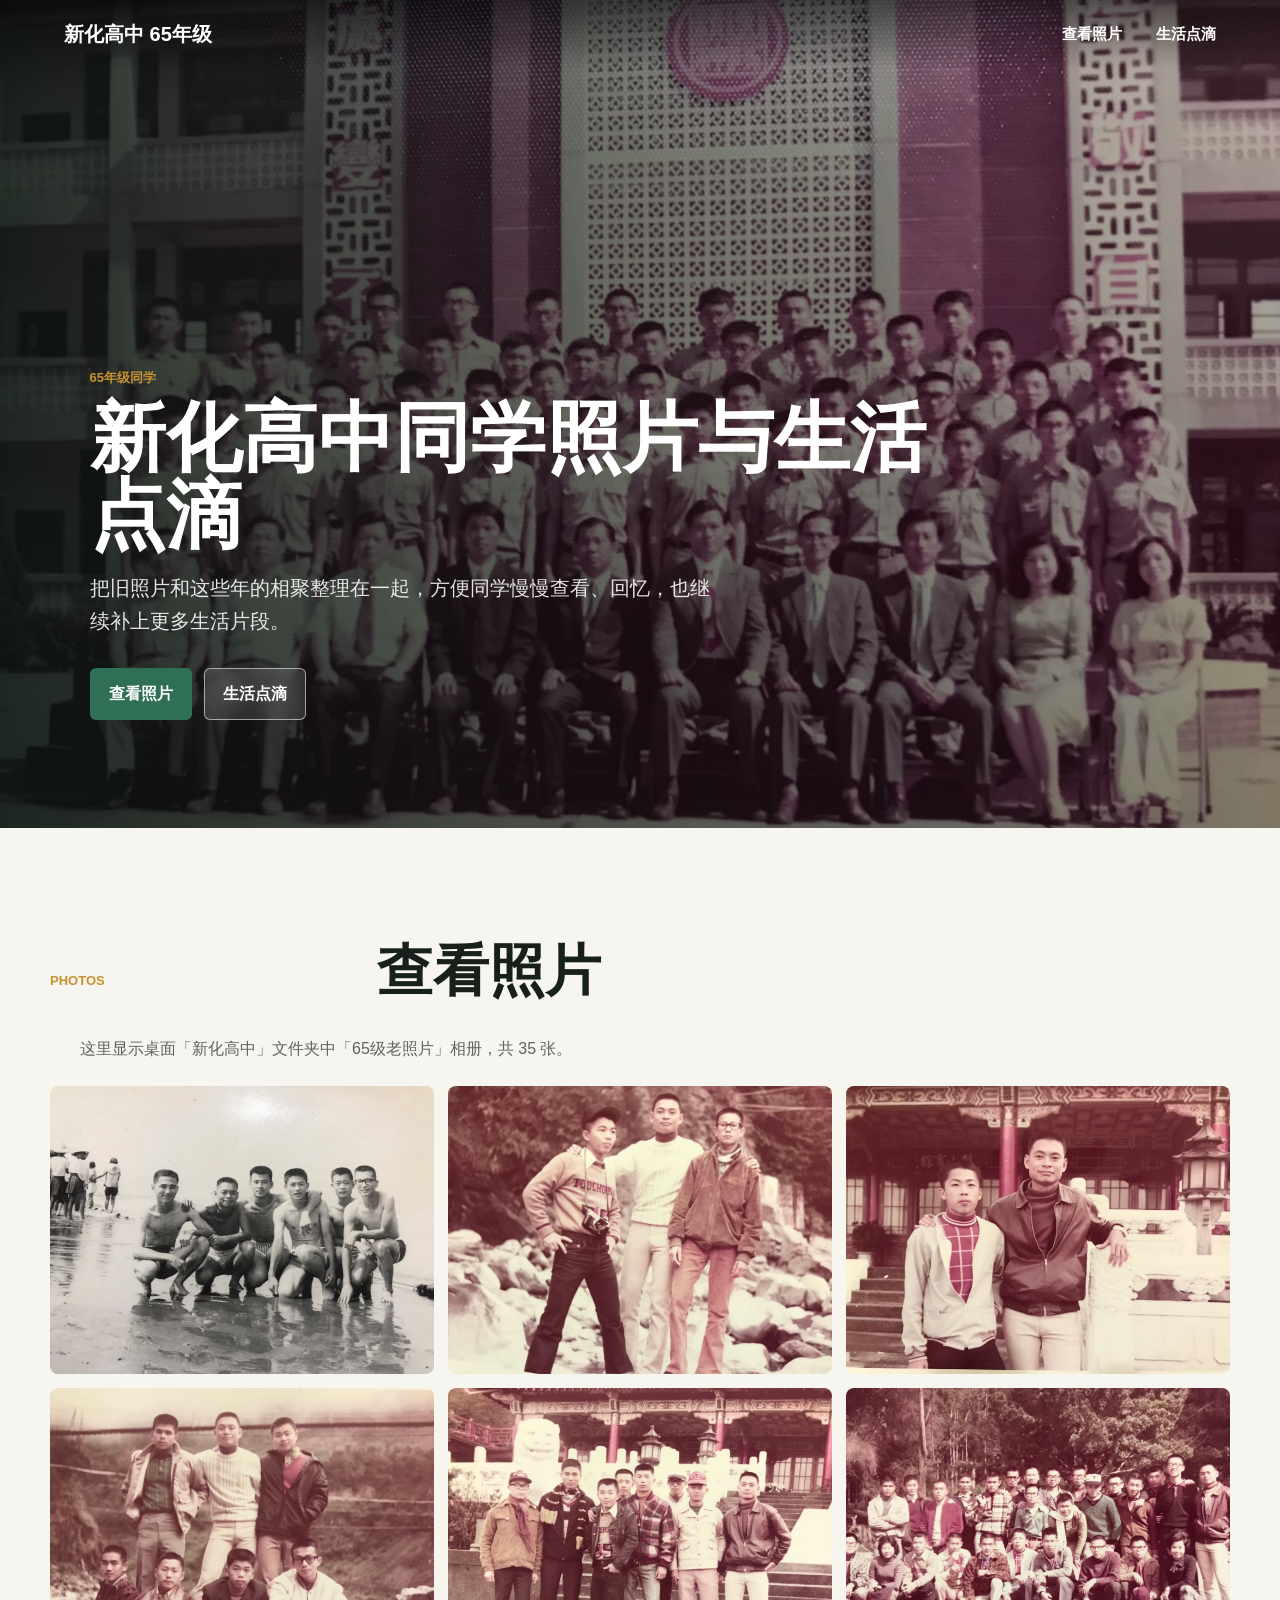
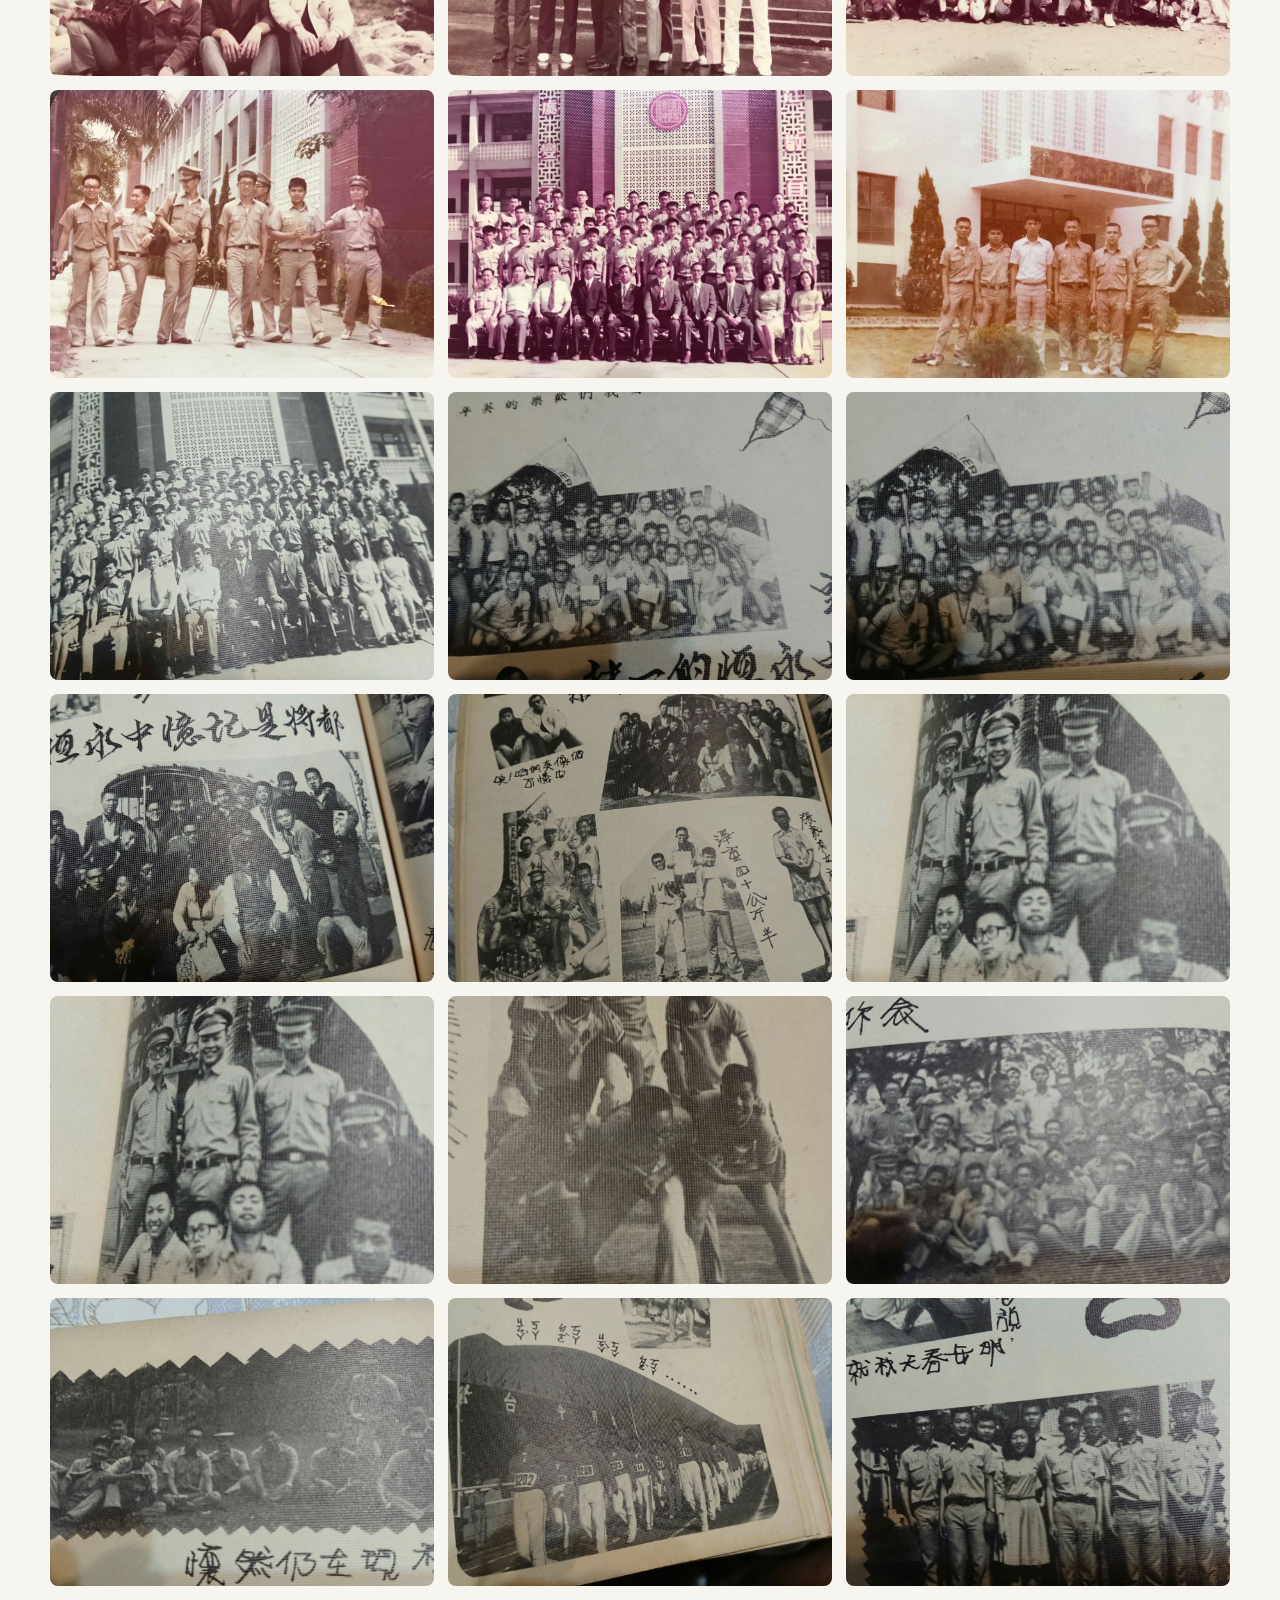
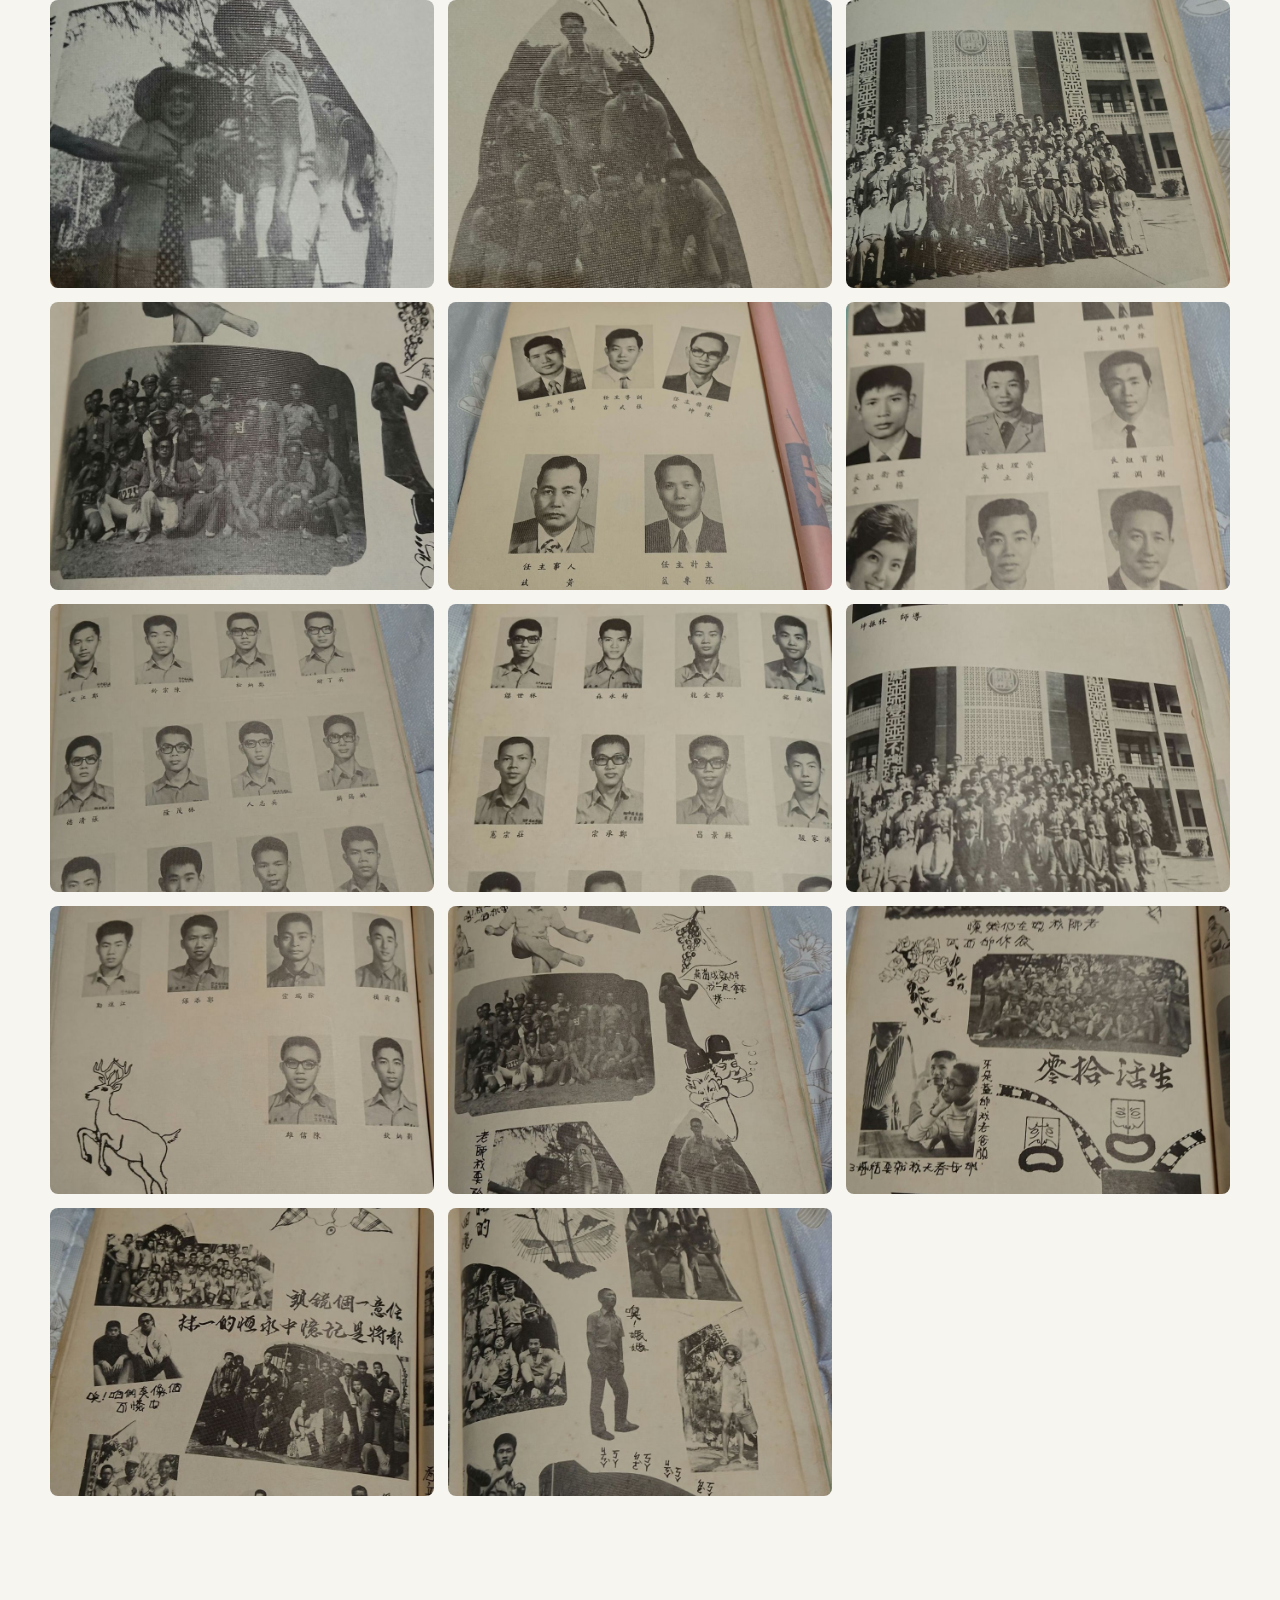
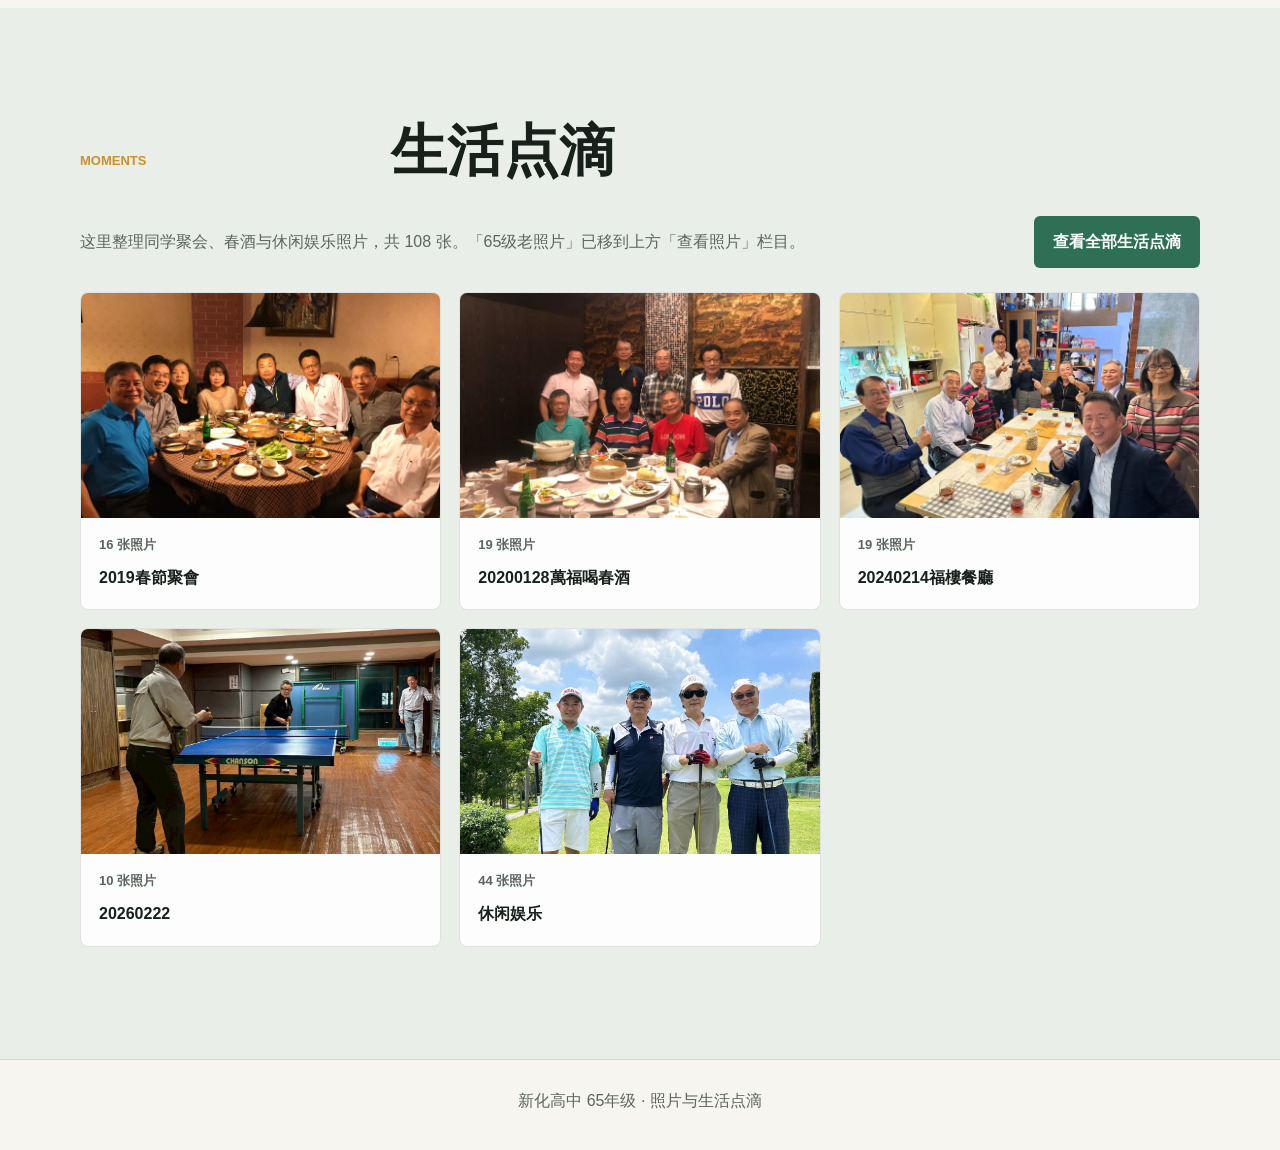
<file: index.html>
<!doctype html>
<html lang="zh-Hans">
  <head>
    <meta charset="utf-8" />
    <meta name="viewport" content="width=device-width, initial-scale=1" />
    <title>新化高中65年级同学照片</title>
    <meta name="description" content="新化高中65年级同学照片与生活点滴。" />
    <link rel="stylesheet" href="styles.css" />
  </head>
  <body>
    <header class="site-header" aria-label="主菜单">
      <a class="brand" href="#top">新化高中 65年级</a>
      <nav>
        <a href="#photos">查看照片</a>
        <a href="#moments">生活点滴</a>
      </nav>
    </header>

    <main id="top">
      <section class="hero" aria-label="新化高中65年级同学照片">
        <img class="hero-image" src="assets/class-photo-65.jpg" alt="新化高中65年级同学老照片" />
        <div class="hero-overlay"></div>
        <div class="hero-content">
          <p class="eyebrow">65年级同学</p>
          <h1>新化高中同学照片与生活点滴</h1>
          <p class="hero-copy">
            把旧照片和这些年的相聚整理在一起，方便同学慢慢查看、回忆，也继续补上更多生活片段。
          </p>
          <div class="hero-actions">
            <a class="button primary" href="#photos">查看照片</a>
            <a class="button secondary" href="#moments">生活点滴</a>
          </div>
        </div>
      </section>

      <section class="section photos" id="photos">
        <div class="section-heading">
          <p class="eyebrow">Photos</p>
          <h2>查看照片</h2>
        </div>
        <div class="moments-intro">
          <p>
            这里显示桌面「新化高中」文件夹中「65级老照片」相册，共 35 张。
          </p>
        </div>
        <div class="gallery-grid">
          <figure class="gallery-card">
              <img loading="lazy" src="assets/moments/65/1782891906003.jpg" alt="65級老照片 1782891906003" />
            </figure>
<figure class="gallery-card">
              <img loading="lazy" src="assets/moments/65/1782891907447.jpg" alt="65級老照片 1782891907447" />
            </figure>
<figure class="gallery-card">
              <img loading="lazy" src="assets/moments/65/1782891909227.jpg" alt="65級老照片 1782891909227" />
            </figure>
<figure class="gallery-card">
              <img loading="lazy" src="assets/moments/65/1782891910943.jpg" alt="65級老照片 1782891910943" />
            </figure>
<figure class="gallery-card">
              <img loading="lazy" src="assets/moments/65/1782891912576.jpg" alt="65級老照片 1782891912576" />
            </figure>
<figure class="gallery-card">
              <img loading="lazy" src="assets/moments/65/1782891914748.jpg" alt="65級老照片 1782891914748" />
            </figure>
<figure class="gallery-card">
              <img loading="lazy" src="assets/moments/65/1782891918775.jpg" alt="65級老照片 1782891918775" />
            </figure>
<figure class="gallery-card">
              <img loading="lazy" src="assets/moments/65/1782891922116.jpg" alt="65級老照片 1782891922116" />
            </figure>
<figure class="gallery-card">
              <img loading="lazy" src="assets/moments/65/1782891924421.jpg" alt="65級老照片 1782891924421" />
            </figure>
<figure class="gallery-card">
              <img loading="lazy" src="assets/moments/65/1782891930094.jpg" alt="65級老照片 1782891930094" />
            </figure>
<figure class="gallery-card">
              <img loading="lazy" src="assets/moments/65/1782891932738.jpg" alt="65級老照片 1782891932738" />
            </figure>
<figure class="gallery-card">
              <img loading="lazy" src="assets/moments/65/1782891935648.jpg" alt="65級老照片 1782891935648" />
            </figure>
<figure class="gallery-card">
              <img loading="lazy" src="assets/moments/65/1782891939852.jpg" alt="65級老照片 1782891939852" />
            </figure>
<figure class="gallery-card">
              <img loading="lazy" src="assets/moments/65/1782891943760.jpg" alt="65級老照片 1782891943760" />
            </figure>
<figure class="gallery-card">
              <img loading="lazy" src="assets/moments/65/1782891946956.jpg" alt="65級老照片 1782891946956" />
            </figure>
<figure class="gallery-card">
              <img loading="lazy" src="assets/moments/65/1782891950951.jpg" alt="65級老照片 1782891950951" />
            </figure>
<figure class="gallery-card">
              <img loading="lazy" src="assets/moments/65/1782891954011.jpg" alt="65級老照片 1782891954011" />
            </figure>
<figure class="gallery-card">
              <img loading="lazy" src="assets/moments/65/1782891957933.jpg" alt="65級老照片 1782891957933" />
            </figure>
<figure class="gallery-card">
              <img loading="lazy" src="assets/moments/65/1782891961019.jpg" alt="65級老照片 1782891961019" />
            </figure>
<figure class="gallery-card">
              <img loading="lazy" src="assets/moments/65/1782891967473.jpg" alt="65級老照片 1782891967473" />
            </figure>
<figure class="gallery-card">
              <img loading="lazy" src="assets/moments/65/1782891970258.jpg" alt="65級老照片 1782891970258" />
            </figure>
<figure class="gallery-card">
              <img loading="lazy" src="assets/moments/65/1782891973538.jpg" alt="65級老照片 1782891973538" />
            </figure>
<figure class="gallery-card">
              <img loading="lazy" src="assets/moments/65/1782891976658.jpg" alt="65級老照片 1782891976658" />
            </figure>
<figure class="gallery-card">
              <img loading="lazy" src="assets/moments/65/1782891980427.jpg" alt="65級老照片 1782891980427" />
            </figure>
<figure class="gallery-card">
              <img loading="lazy" src="assets/moments/65/1782891983857.jpg" alt="65級老照片 1782891983857" />
            </figure>
<figure class="gallery-card">
              <img loading="lazy" src="assets/moments/65/1782891986260.jpg" alt="65級老照片 1782891986260" />
            </figure>
<figure class="gallery-card">
              <img loading="lazy" src="assets/moments/65/1782891988142.jpg" alt="65級老照片 1782891988142" />
            </figure>
<figure class="gallery-card">
              <img loading="lazy" src="assets/moments/65/1782891990619.jpg" alt="65級老照片 1782891990619" />
            </figure>
<figure class="gallery-card">
              <img loading="lazy" src="assets/moments/65/1782891992956.jpg" alt="65級老照片 1782891992956" />
            </figure>
<figure class="gallery-card">
              <img loading="lazy" src="assets/moments/65/1782891995045.jpg" alt="65級老照片 1782891995045" />
            </figure>
<figure class="gallery-card">
              <img loading="lazy" src="assets/moments/65/1782891997567.jpg" alt="65級老照片 1782891997567" />
            </figure>
<figure class="gallery-card">
              <img loading="lazy" src="assets/moments/65/1782892000653.jpg" alt="65級老照片 1782892000653" />
            </figure>
<figure class="gallery-card">
              <img loading="lazy" src="assets/moments/65/1782892003789.jpg" alt="65級老照片 1782892003789" />
            </figure>
<figure class="gallery-card">
              <img loading="lazy" src="assets/moments/65/1782892007155.jpg" alt="65級老照片 1782892007155" />
            </figure>
<figure class="gallery-card">
              <img loading="lazy" src="assets/moments/65/1782892011269.jpg" alt="65級老照片 1782892011269" />
            </figure>
        </div>
      </section>

      <section class="section campus" id="moments">
        <div class="section-heading">
          <p class="eyebrow">Moments</p>
          <h2>生活点滴</h2>
        </div>
        <div class="moments-intro">
          <p>
            这里整理同学聚会、春酒与休闲娱乐照片，共 108 张。「65级老照片」已移到上方「查看照片」栏目。
          </p>
          <a class="button primary" href="gallery.html">查看全部生活点滴</a>
        </div>
        <div class="moment-albums">
          <article class="moment-album-card">
            <img src="assets/moments/2019/1782892014663.jpg" alt="2019春節聚會" />
            <div>
              <span class="label">16 张照片</span>
              <strong>2019春節聚會</strong>
            </div>
          </article>
          <article class="moment-album-card">
            <img src="assets/moments/20200128/1782891867235.jpg" alt="20200128萬福喝春酒" />
            <div>
              <span class="label">19 张照片</span>
              <strong>20200128萬福喝春酒</strong>
            </div>
          </article>
          <article class="moment-album-card">
            <img src="assets/moments/20240214/1782891664495.jpg" alt="20240214福樓餐廳" />
            <div>
              <span class="label">19 张照片</span>
              <strong>20240214福樓餐廳</strong>
            </div>
          </article>
          <article class="moment-album-card">
            <img src="assets/moments/20260222/1782891464416.jpg" alt="20260222" />
            <div>
              <span class="label">10 张照片</span>
              <strong>20260222</strong>
            </div>
          </article>
          <article class="moment-album-card">
            <img src="assets/moments/album-6/1722851878696.jpg" alt="休闲娱乐" />
            <div>
              <span class="label">44 张照片</span>
              <strong>休闲娱乐</strong>
            </div>
          </article>
        </div>
      </section>
    </main>

    <footer>
      <p>新化高中 65年级 · 照片与生活点滴</p>
    </footer>
  </body>
</html>
</file>
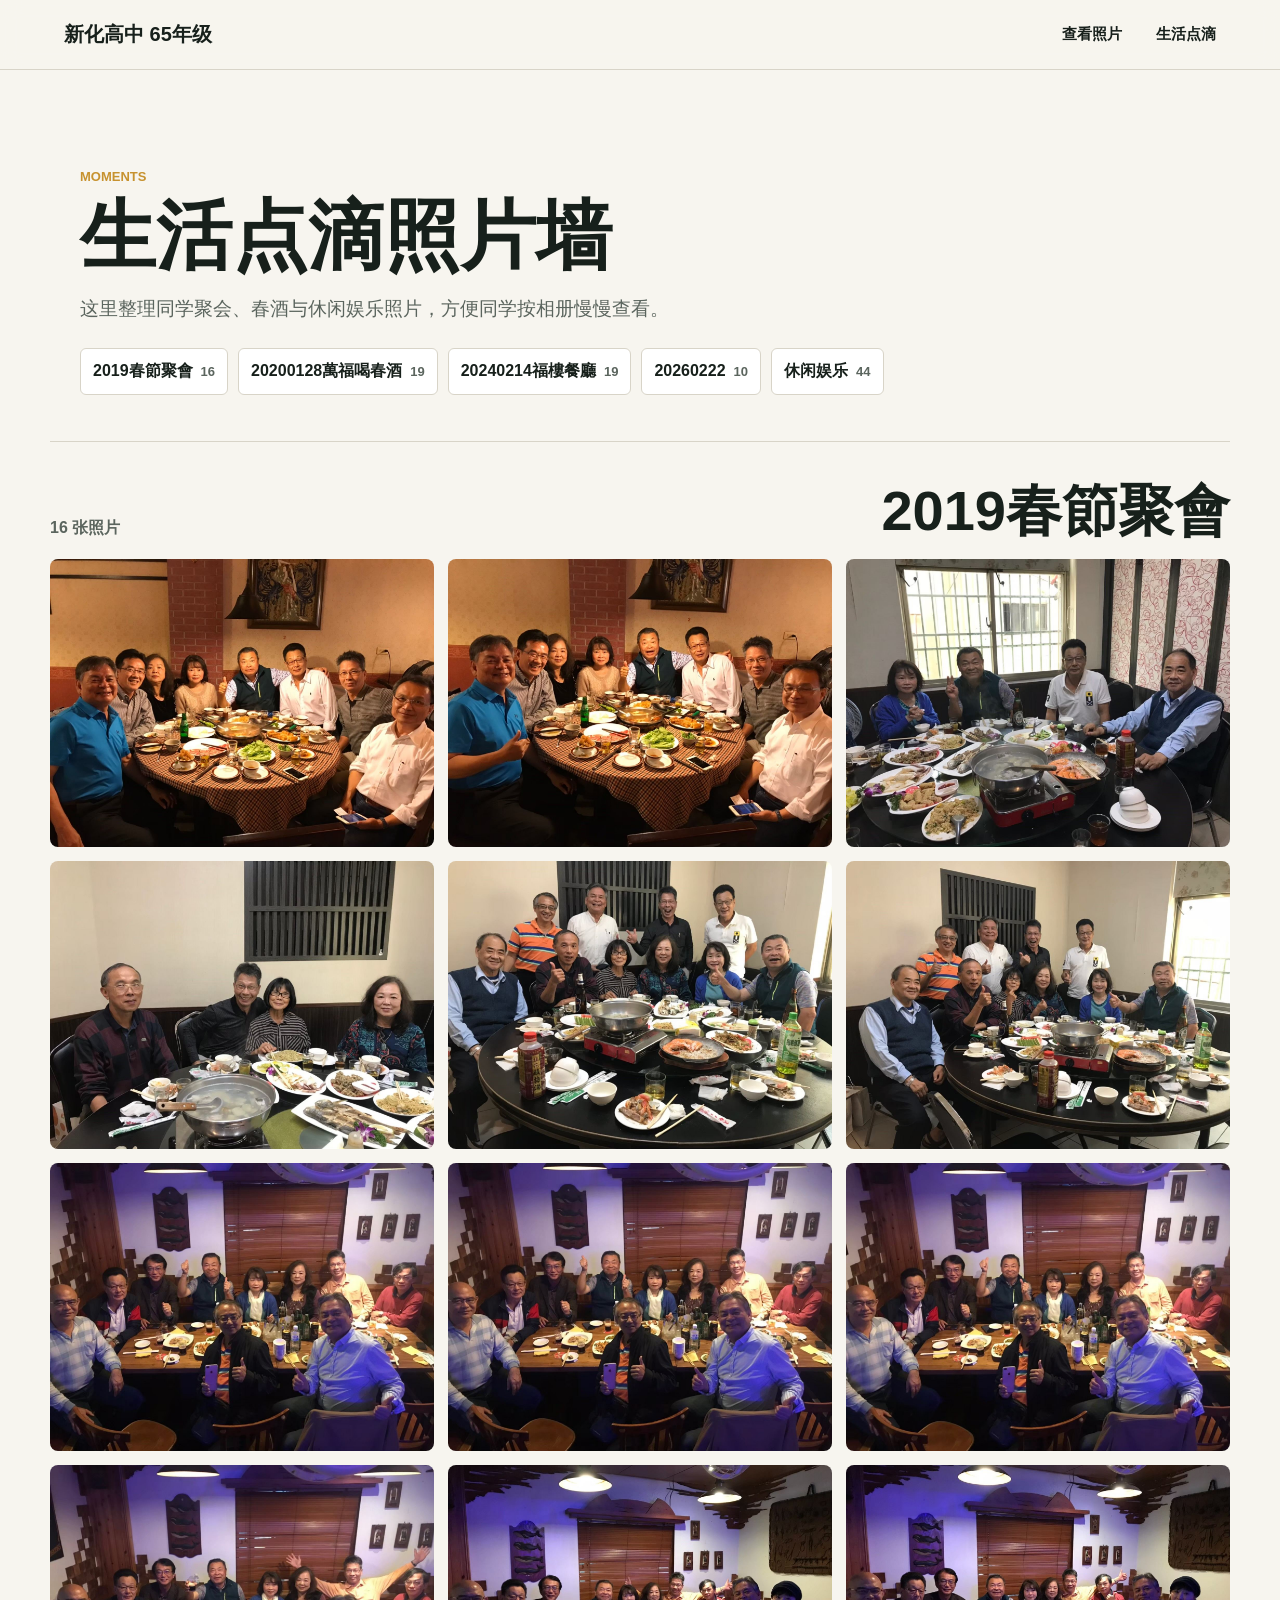
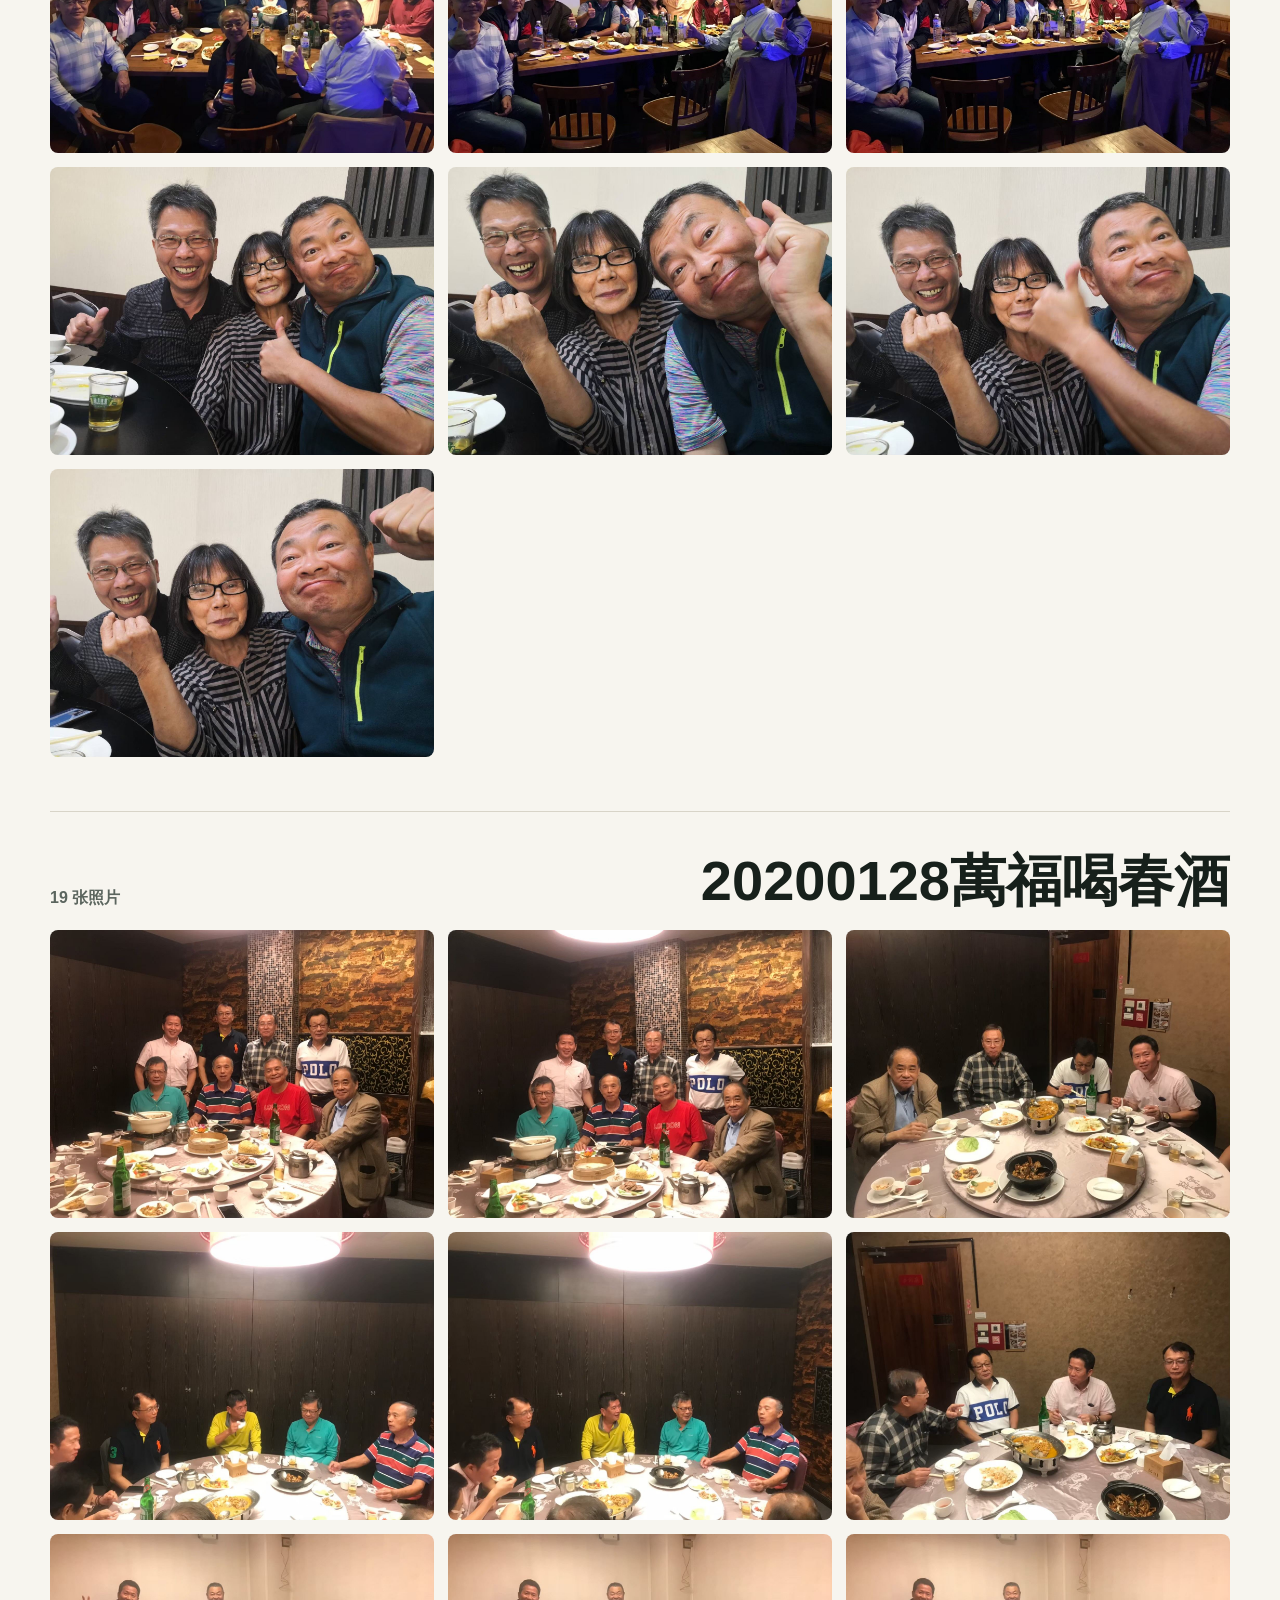
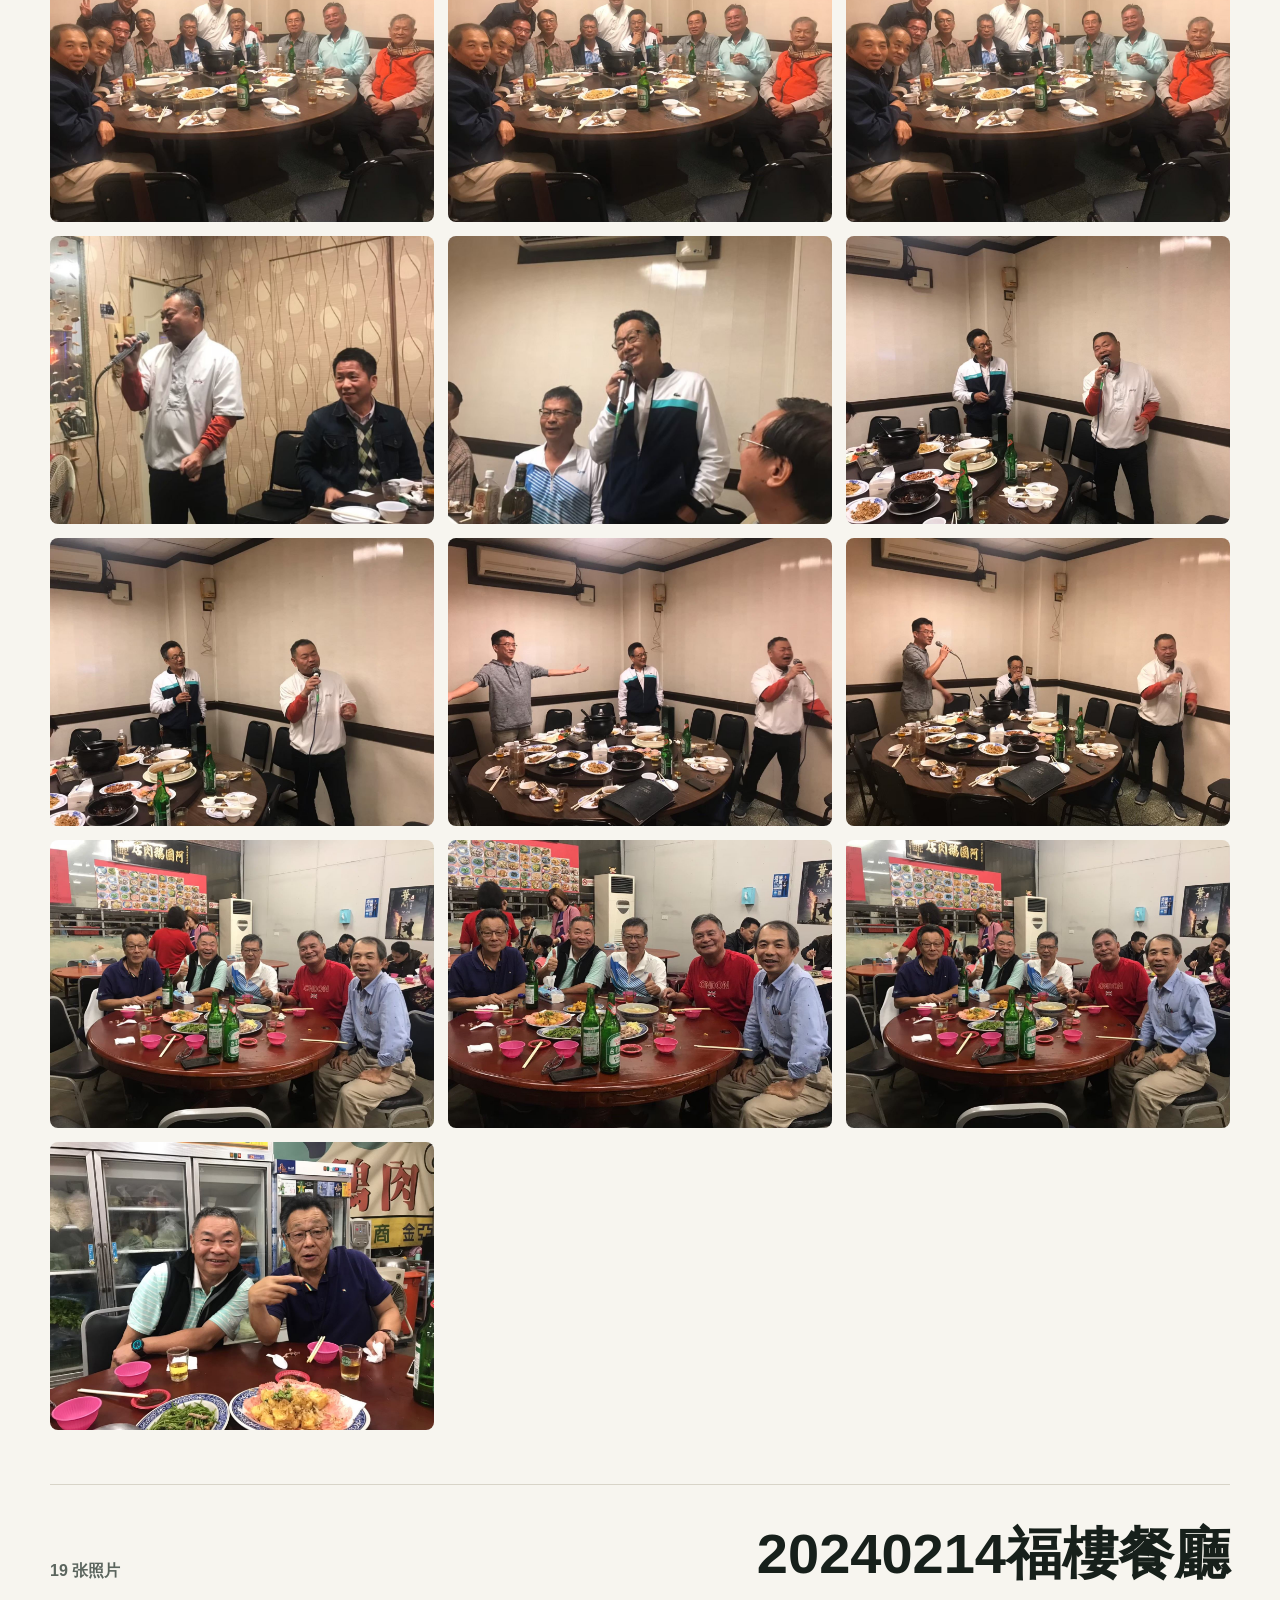
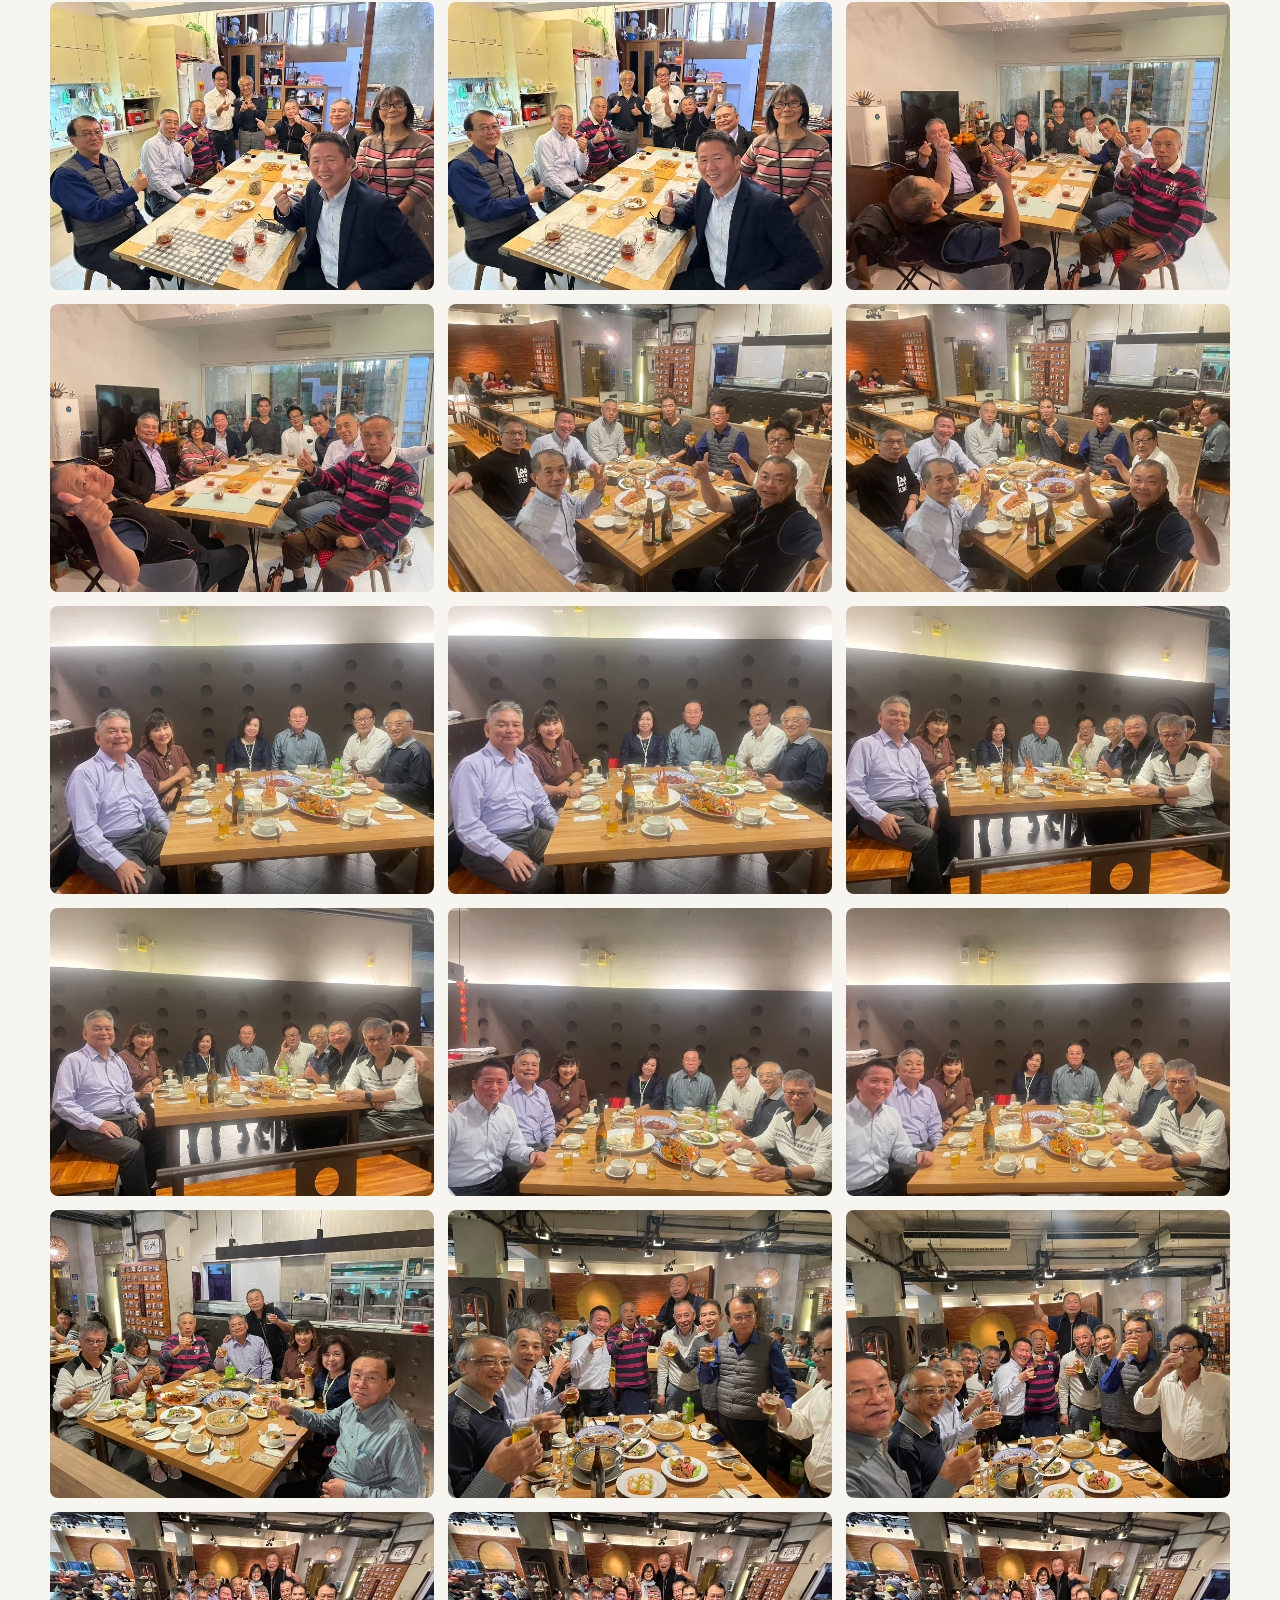
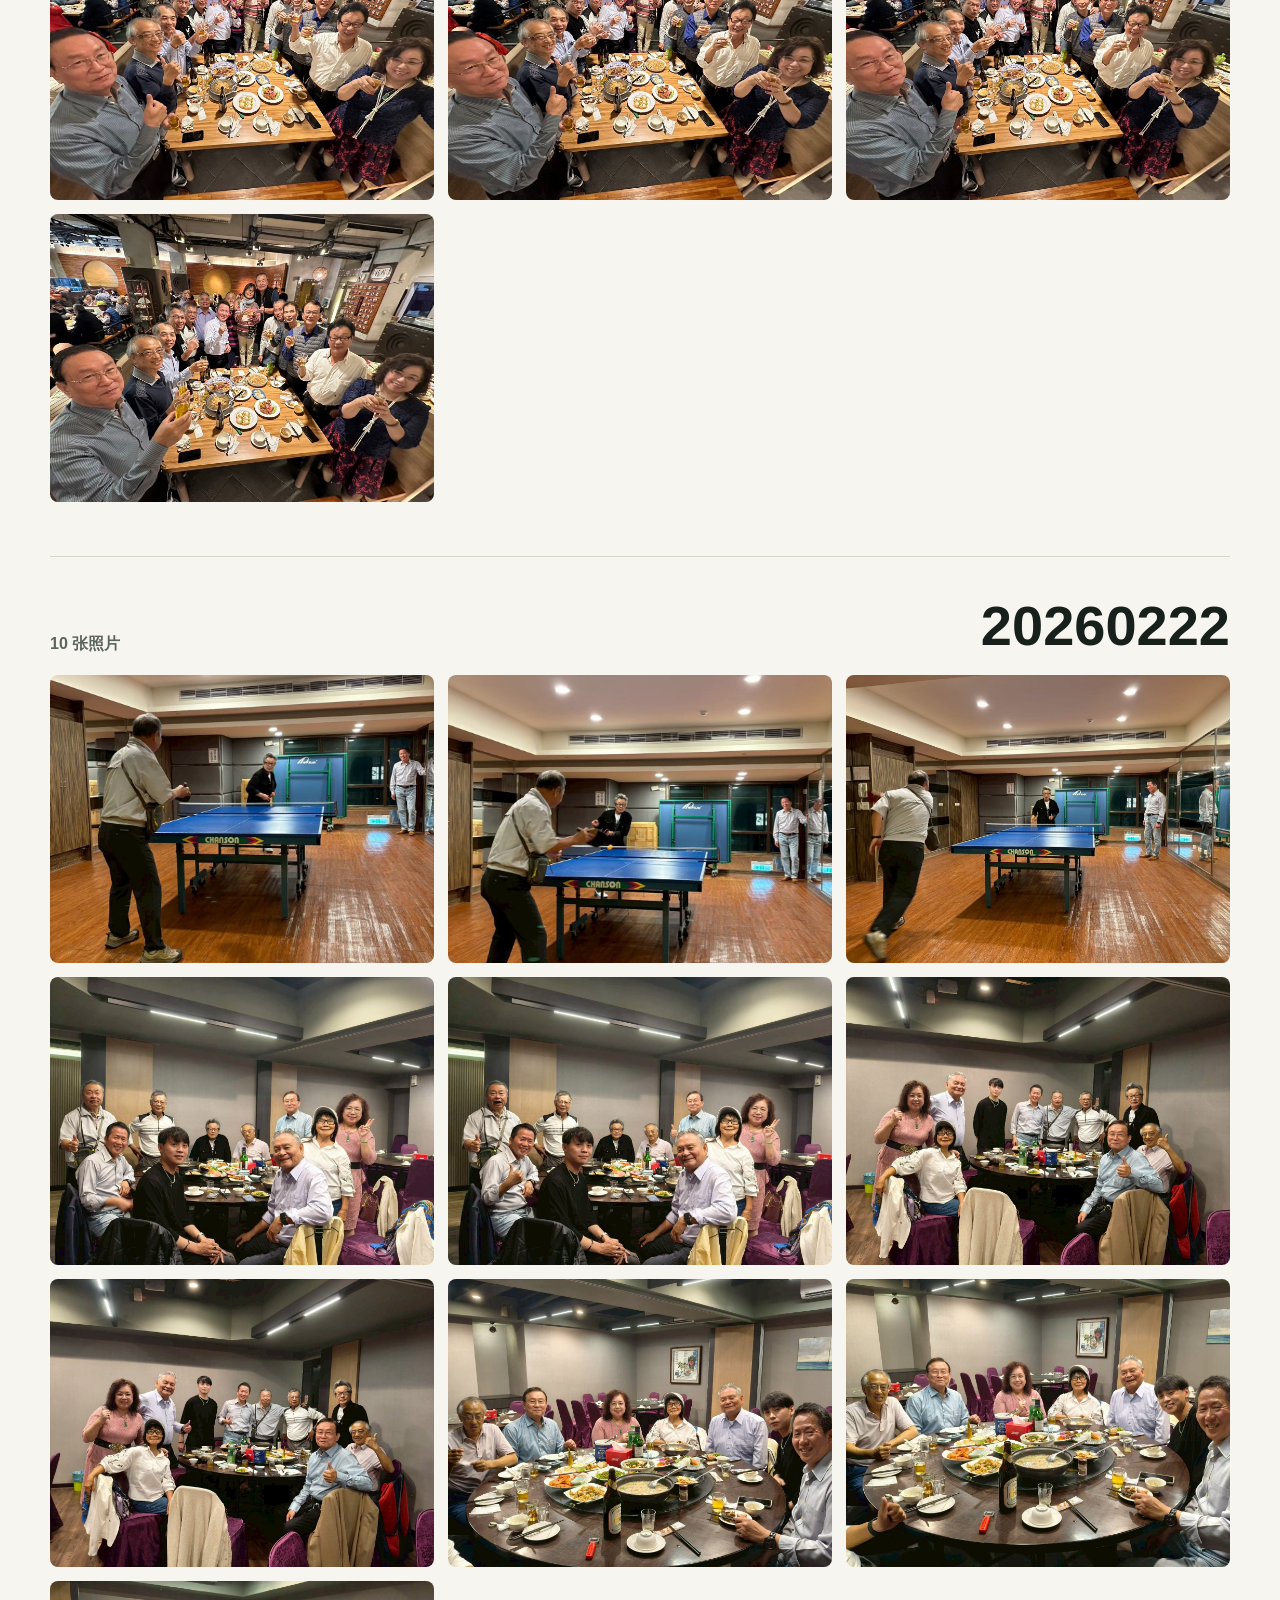
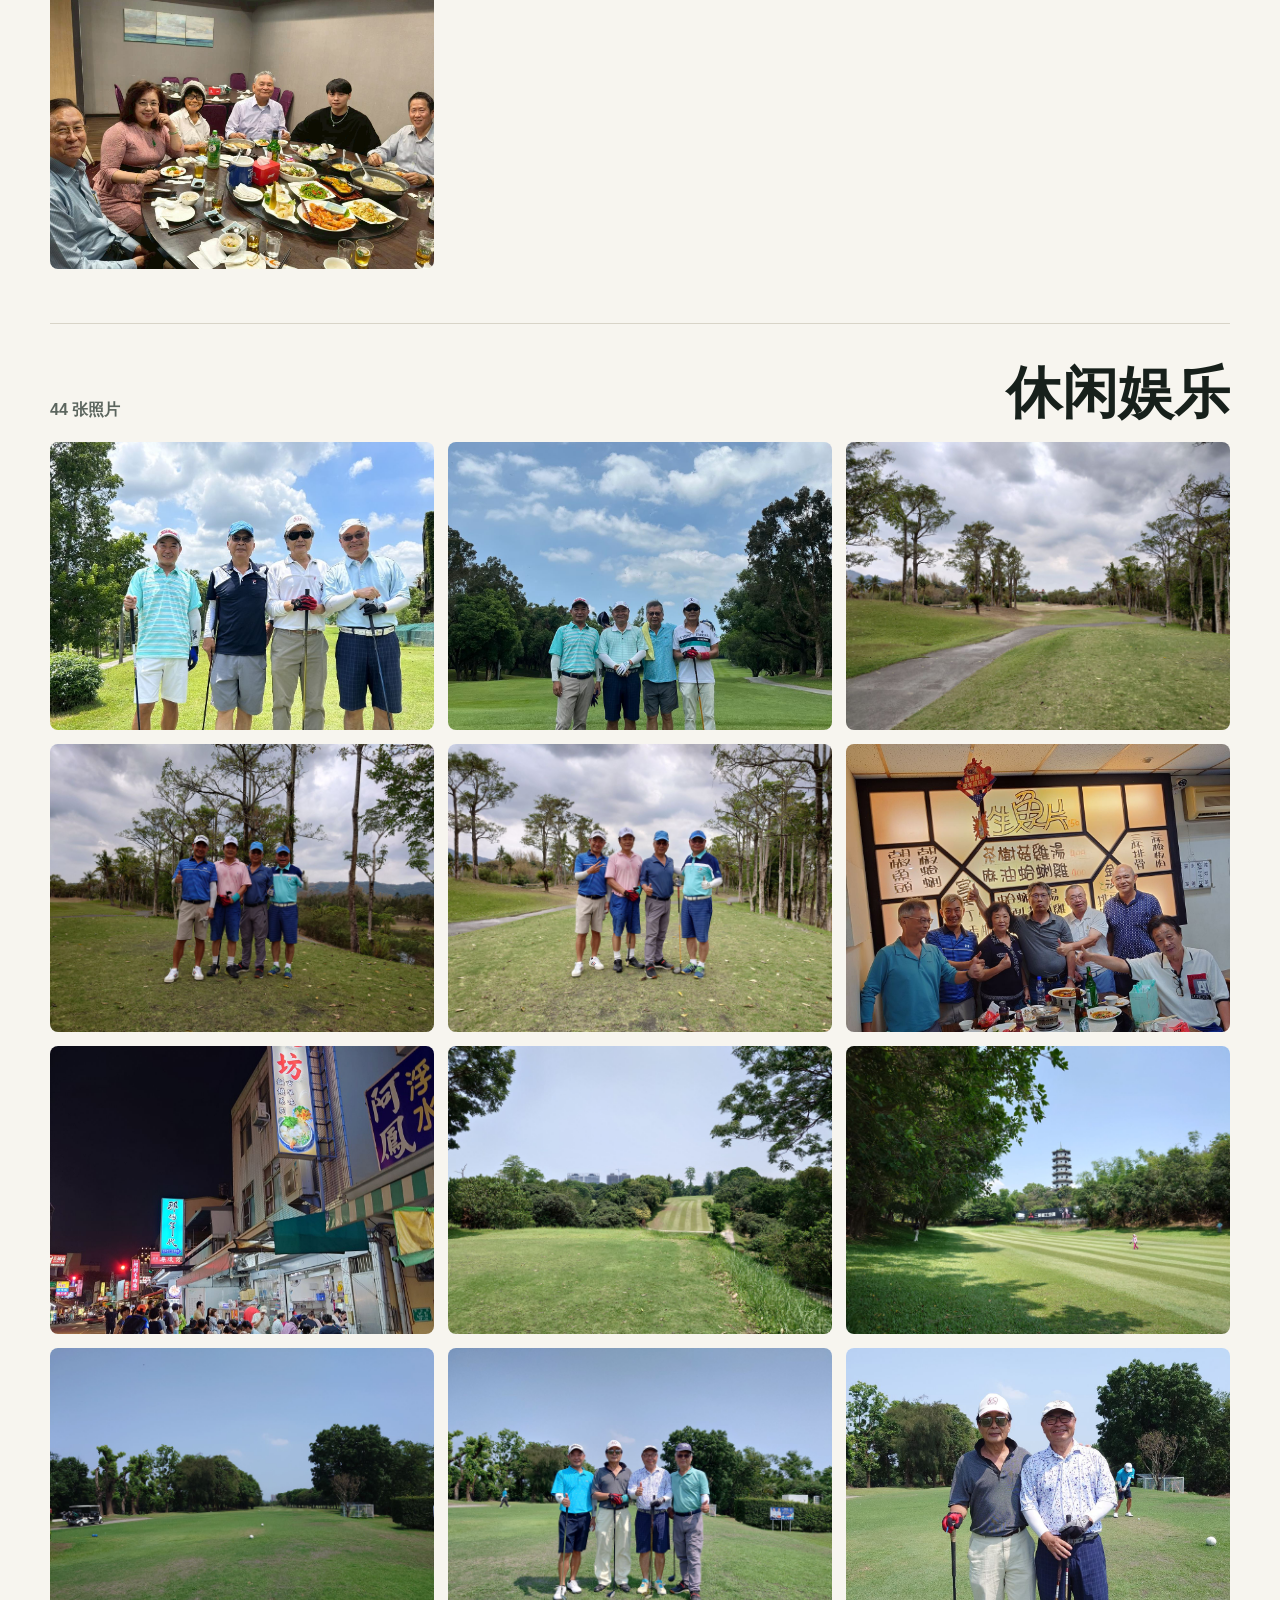
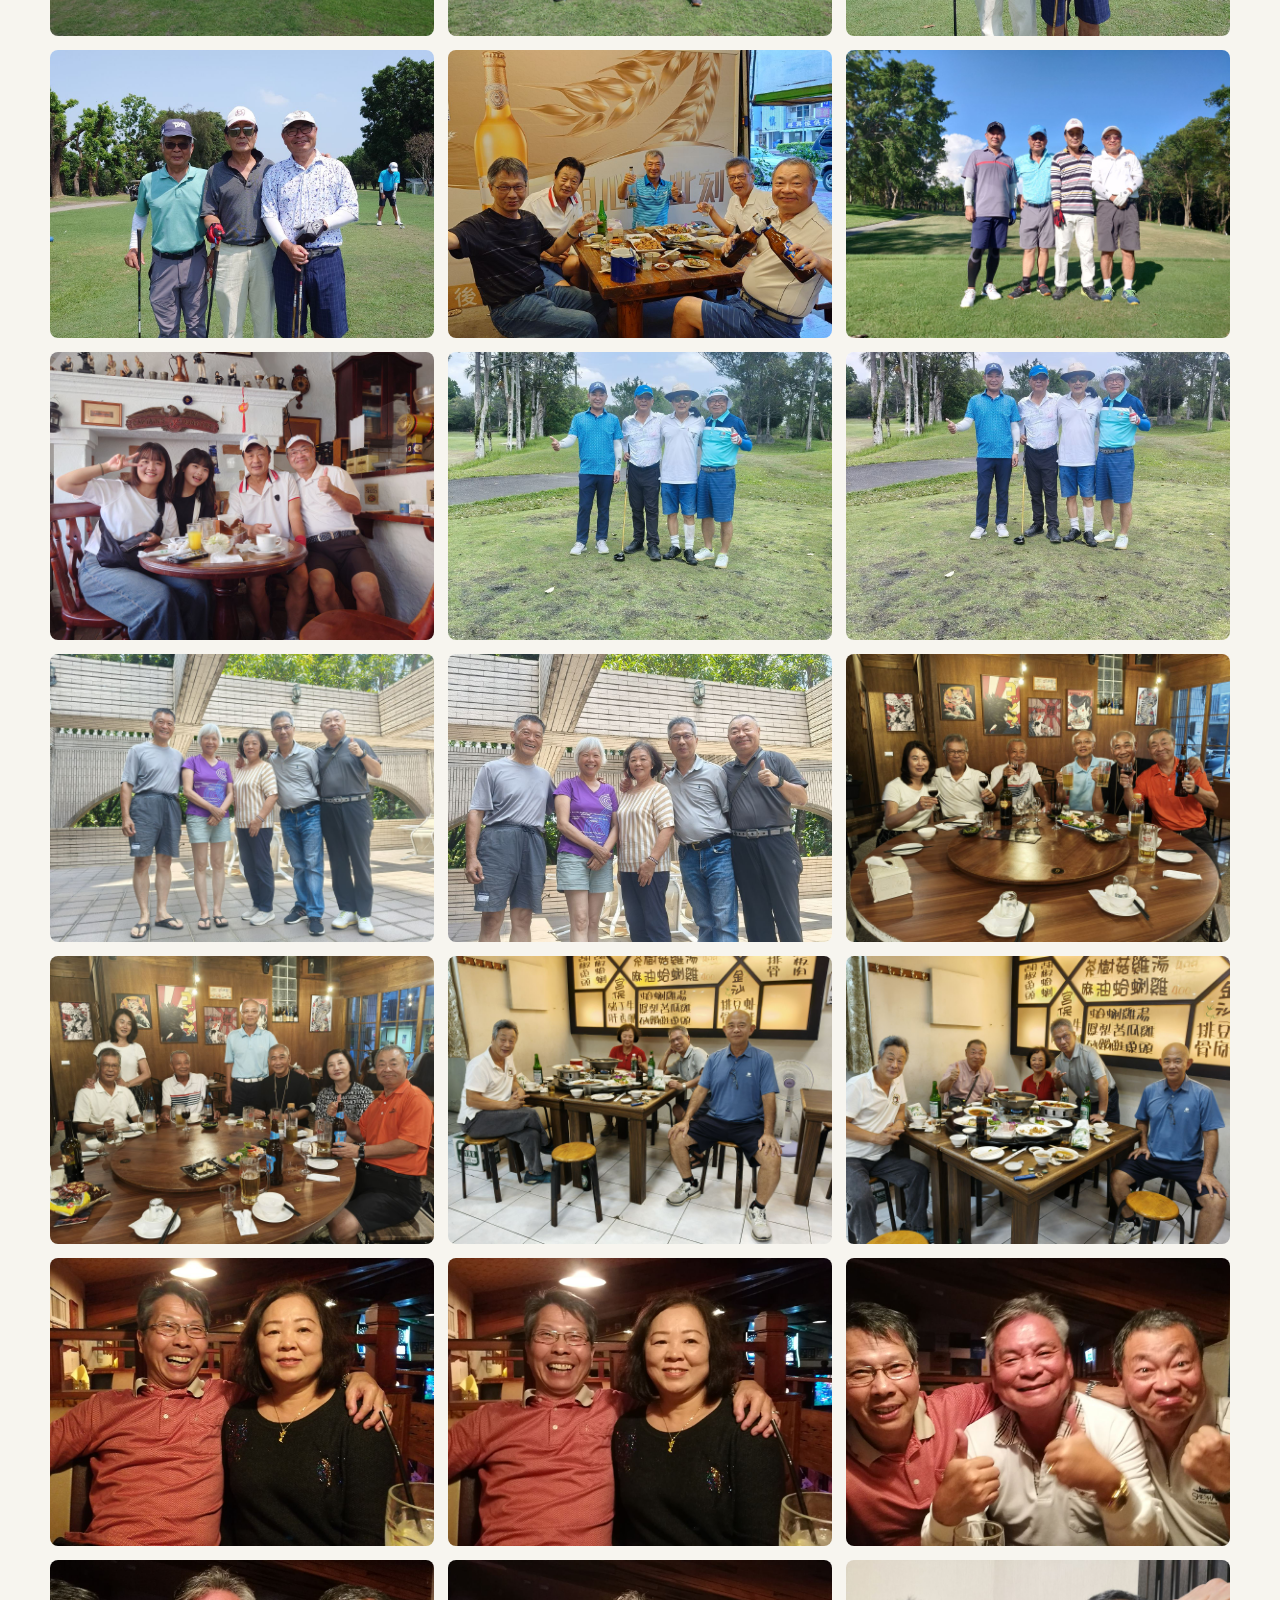
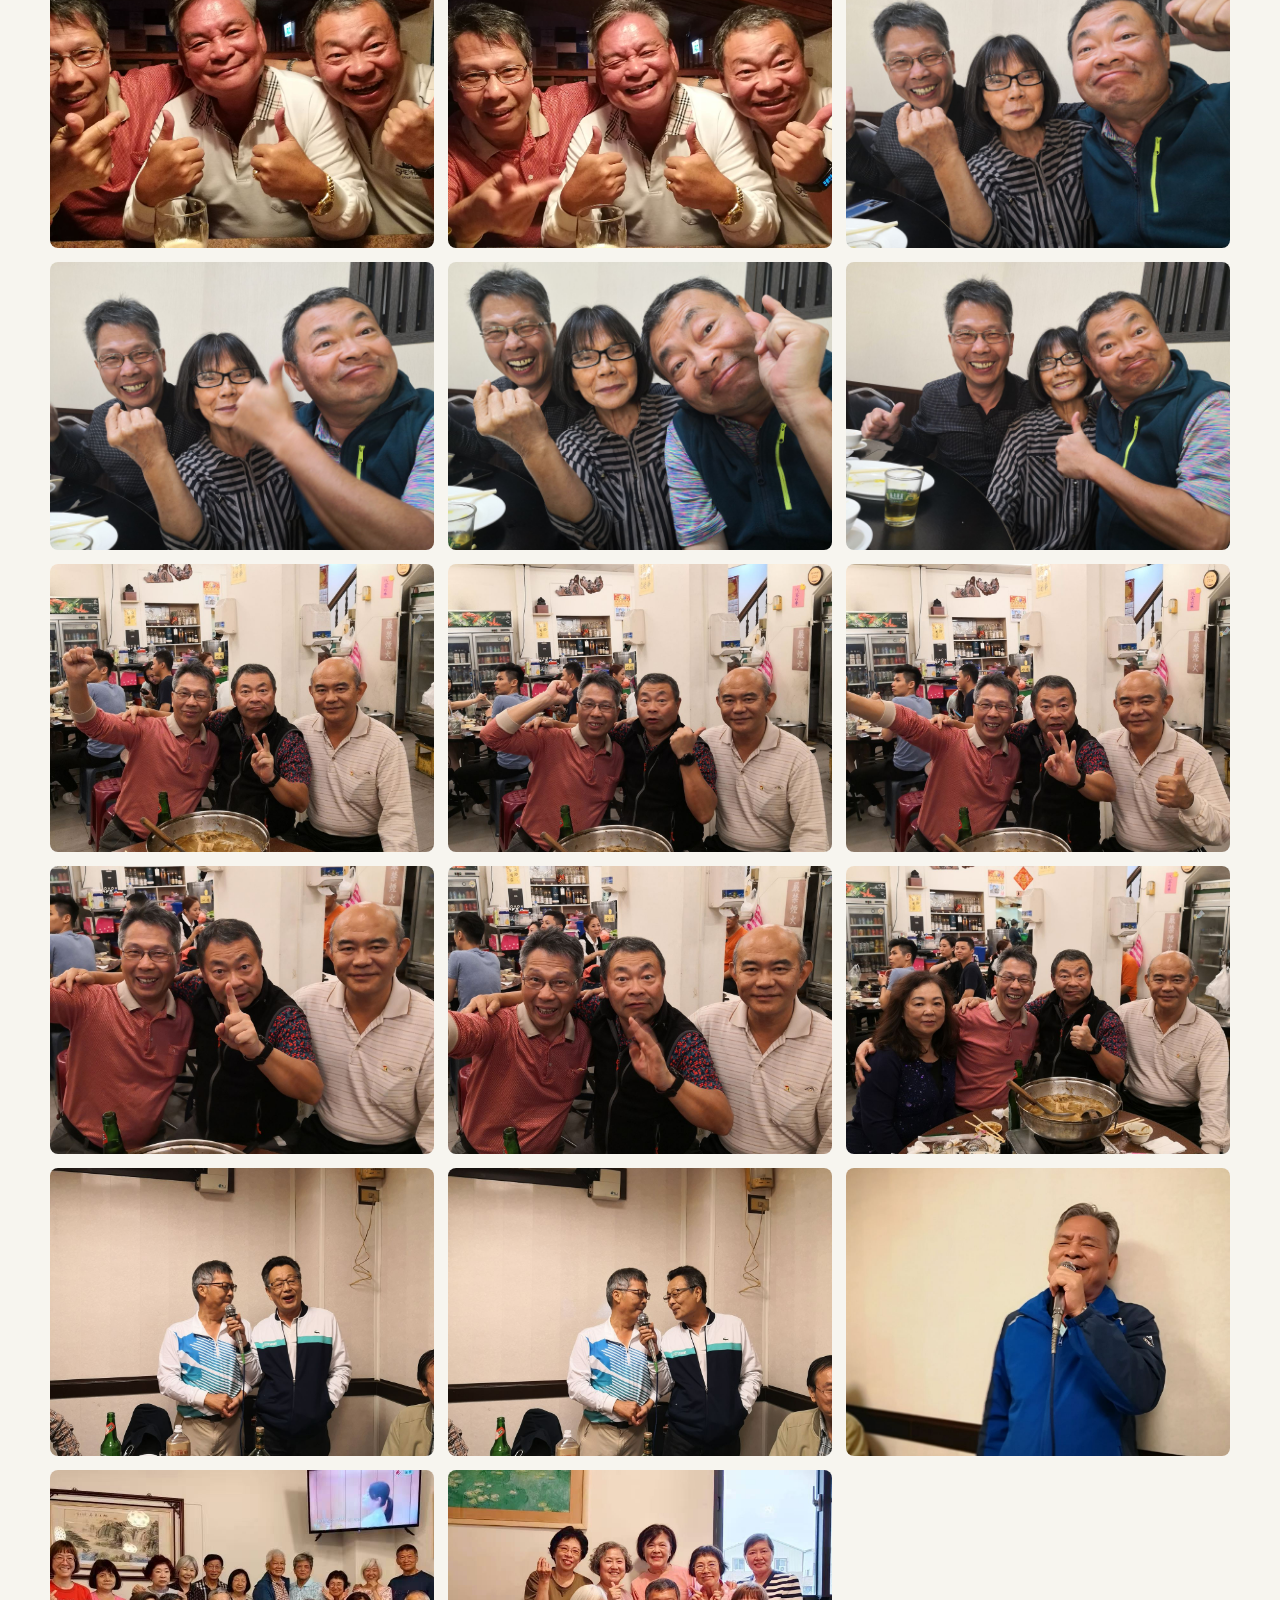
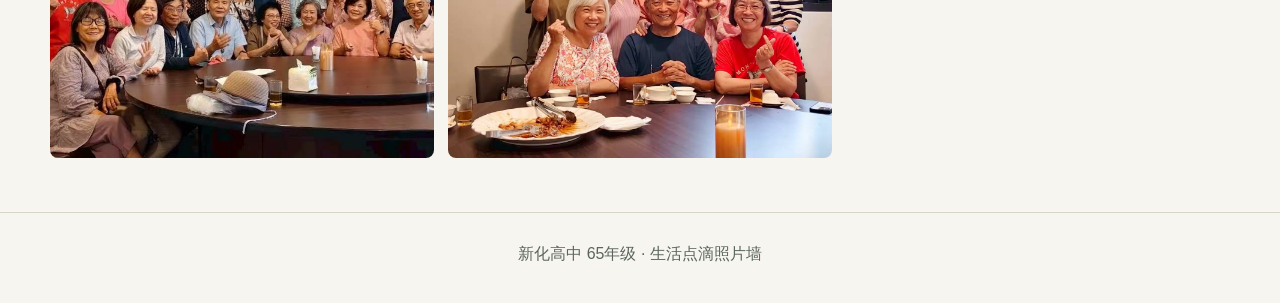
<file: gallery.html>
<!doctype html>
<html lang="zh-Hans">
  <head>
    <meta charset="utf-8" />
    <meta name="viewport" content="width=device-width, initial-scale=1" />
    <title>生活点滴照片墙 · 新化高中65年级</title>
    <meta name="description" content="新化高中65年级同学生活点滴照片墙。" />
    <link rel="stylesheet" href="styles.css" />
  </head>
  <body class="gallery-page">
    <header class="site-header gallery-header" aria-label="照片墙菜单">
      <a class="brand" href="index.html">新化高中 65年级</a>
      <nav>
        <a href="index.html#photos">查看照片</a>
        <a href="index.html#moments">生活点滴</a>
      </nav>
    </header>
    <main>
      <section class="gallery-hero">
        <p class="eyebrow">Moments</p>
        <h1>生活点滴照片墙</h1>
        <p>这里整理同学聚会、春酒与休闲娱乐照片，方便同学按相册慢慢查看。</p>
        <div class="album-nav">
          <a href="#2019">2019春節聚會 <span>16</span></a>
<a href="#20200128">20200128萬福喝春酒 <span>19</span></a>
<a href="#20240214">20240214福樓餐廳 <span>19</span></a>
<a href="#20260222">20260222 <span>10</span></a>
<a href="#album-6">休闲娱乐 <span>44</span></a>
        </div>
      </section>
      <section class="gallery-section" id="2019">
          <div class="gallery-heading">
            <p>16 张照片</p>
            <h2>2019春節聚會</h2>
          </div>
          <div class="gallery-grid">
            <figure class="gallery-card">
              <img loading="lazy" src="assets/moments/2019/1782892014663.jpg" alt="2019春節聚會 1782892014663" />
            </figure>
<figure class="gallery-card">
              <img loading="lazy" src="assets/moments/2019/1782892018037.jpg" alt="2019春節聚會 1782892018037" />
            </figure>
<figure class="gallery-card">
              <img loading="lazy" src="assets/moments/2019/1782892023206.jpg" alt="2019春節聚會 1782892023206" />
            </figure>
<figure class="gallery-card">
              <img loading="lazy" src="assets/moments/2019/1782892026222.jpg" alt="2019春節聚會 1782892026222" />
            </figure>
<figure class="gallery-card">
              <img loading="lazy" src="assets/moments/2019/1782892028871.jpg" alt="2019春節聚會 1782892028871" />
            </figure>
<figure class="gallery-card">
              <img loading="lazy" src="assets/moments/2019/1782892034267.jpg" alt="2019春節聚會 1782892034267" />
            </figure>
<figure class="gallery-card">
              <img loading="lazy" src="assets/moments/2019/1782892035778.jpg" alt="2019春節聚會 1782892035778" />
            </figure>
<figure class="gallery-card">
              <img loading="lazy" src="assets/moments/2019/1782892037546.jpg" alt="2019春節聚會 1782892037546" />
            </figure>
<figure class="gallery-card">
              <img loading="lazy" src="assets/moments/2019/1782892039972.jpg" alt="2019春節聚會 1782892039972" />
            </figure>
<figure class="gallery-card">
              <img loading="lazy" src="assets/moments/2019/1782892044276.jpg" alt="2019春節聚會 1782892044276" />
            </figure>
<figure class="gallery-card">
              <img loading="lazy" src="assets/moments/2019/1782892051324.jpg" alt="2019春節聚會 1782892051324" />
            </figure>
<figure class="gallery-card">
              <img loading="lazy" src="assets/moments/2019/1782892056150.jpg" alt="2019春節聚會 1782892056150" />
            </figure>
<figure class="gallery-card">
              <img loading="lazy" src="assets/moments/2019/1782892076569.jpg" alt="2019春節聚會 1782892076569" />
            </figure>
<figure class="gallery-card">
              <img loading="lazy" src="assets/moments/2019/1782892084256.jpg" alt="2019春節聚會 1782892084256" />
            </figure>
<figure class="gallery-card">
              <img loading="lazy" src="assets/moments/2019/1782892088634.jpg" alt="2019春節聚會 1782892088634" />
            </figure>
<figure class="gallery-card">
              <img loading="lazy" src="assets/moments/2019/1782892091809.jpg" alt="2019春節聚會 1782892091809" />
            </figure>
          </div>
        </section><section class="gallery-section" id="20200128">
          <div class="gallery-heading">
            <p>19 张照片</p>
            <h2>20200128萬福喝春酒</h2>
          </div>
          <div class="gallery-grid">
            <figure class="gallery-card">
              <img loading="lazy" src="assets/moments/20200128/1782891867235.jpg" alt="20200128萬福喝春酒 1782891867235" />
            </figure>
<figure class="gallery-card">
              <img loading="lazy" src="assets/moments/20200128/1782891870722.jpg" alt="20200128萬福喝春酒 1782891870722" />
            </figure>
<figure class="gallery-card">
              <img loading="lazy" src="assets/moments/20200128/1782891872968.jpg" alt="20200128萬福喝春酒 1782891872968" />
            </figure>
<figure class="gallery-card">
              <img loading="lazy" src="assets/moments/20200128/1782891875246.jpg" alt="20200128萬福喝春酒 1782891875246" />
            </figure>
<figure class="gallery-card">
              <img loading="lazy" src="assets/moments/20200128/1782891877430.jpg" alt="20200128萬福喝春酒 1782891877430" />
            </figure>
<figure class="gallery-card">
              <img loading="lazy" src="assets/moments/20200128/1782891879064.jpg" alt="20200128萬福喝春酒 1782891879064" />
            </figure>
<figure class="gallery-card">
              <img loading="lazy" src="assets/moments/20200128/1782891881030.jpg" alt="20200128萬福喝春酒 1782891881030" />
            </figure>
<figure class="gallery-card">
              <img loading="lazy" src="assets/moments/20200128/1782891882761.jpg" alt="20200128萬福喝春酒 1782891882761" />
            </figure>
<figure class="gallery-card">
              <img loading="lazy" src="assets/moments/20200128/1782891884314.jpg" alt="20200128萬福喝春酒 1782891884314" />
            </figure>
<figure class="gallery-card">
              <img loading="lazy" src="assets/moments/20200128/1782891886837.jpg" alt="20200128萬福喝春酒 1782891886837" />
            </figure>
<figure class="gallery-card">
              <img loading="lazy" src="assets/moments/20200128/1782891888619.jpg" alt="20200128萬福喝春酒 1782891888619" />
            </figure>
<figure class="gallery-card">
              <img loading="lazy" src="assets/moments/20200128/1782891890254.jpg" alt="20200128萬福喝春酒 1782891890254" />
            </figure>
<figure class="gallery-card">
              <img loading="lazy" src="assets/moments/20200128/1782891892019.jpg" alt="20200128萬福喝春酒 1782891892019" />
            </figure>
<figure class="gallery-card">
              <img loading="lazy" src="assets/moments/20200128/1782891893838.jpg" alt="20200128萬福喝春酒 1782891893838" />
            </figure>
<figure class="gallery-card">
              <img loading="lazy" src="assets/moments/20200128/1782891895777.jpg" alt="20200128萬福喝春酒 1782891895777" />
            </figure>
<figure class="gallery-card">
              <img loading="lazy" src="assets/moments/20200128/1782891897973.jpg" alt="20200128萬福喝春酒 1782891897973" />
            </figure>
<figure class="gallery-card">
              <img loading="lazy" src="assets/moments/20200128/1782891900020.jpg" alt="20200128萬福喝春酒 1782891900020" />
            </figure>
<figure class="gallery-card">
              <img loading="lazy" src="assets/moments/20200128/1782891902034.jpg" alt="20200128萬福喝春酒 1782891902034" />
            </figure>
<figure class="gallery-card">
              <img loading="lazy" src="assets/moments/20200128/1782891904351.jpg" alt="20200128萬福喝春酒 1782891904351" />
            </figure>
          </div>
        </section><section class="gallery-section" id="20240214">
          <div class="gallery-heading">
            <p>19 张照片</p>
            <h2>20240214福樓餐廳</h2>
          </div>
          <div class="gallery-grid">
            <figure class="gallery-card">
              <img loading="lazy" src="assets/moments/20240214/1782891664495.jpg" alt="20240214福樓餐廳 1782891664495" />
            </figure>
<figure class="gallery-card">
              <img loading="lazy" src="assets/moments/20240214/1782891666883.jpg" alt="20240214福樓餐廳 1782891666883" />
            </figure>
<figure class="gallery-card">
              <img loading="lazy" src="assets/moments/20240214/1782891668831.jpg" alt="20240214福樓餐廳 1782891668831" />
            </figure>
<figure class="gallery-card">
              <img loading="lazy" src="assets/moments/20240214/1782891671090.jpg" alt="20240214福樓餐廳 1782891671090" />
            </figure>
<figure class="gallery-card">
              <img loading="lazy" src="assets/moments/20240214/1782891673268.jpg" alt="20240214福樓餐廳 1782891673268" />
            </figure>
<figure class="gallery-card">
              <img loading="lazy" src="assets/moments/20240214/1782891675587.jpg" alt="20240214福樓餐廳 1782891675587" />
            </figure>
<figure class="gallery-card">
              <img loading="lazy" src="assets/moments/20240214/1782891677997.jpg" alt="20240214福樓餐廳 1782891677997" />
            </figure>
<figure class="gallery-card">
              <img loading="lazy" src="assets/moments/20240214/1782891680991.jpg" alt="20240214福樓餐廳 1782891680991" />
            </figure>
<figure class="gallery-card">
              <img loading="lazy" src="assets/moments/20240214/1782891683088.jpg" alt="20240214福樓餐廳 1782891683088" />
            </figure>
<figure class="gallery-card">
              <img loading="lazy" src="assets/moments/20240214/1782891685298.jpg" alt="20240214福樓餐廳 1782891685298" />
            </figure>
<figure class="gallery-card">
              <img loading="lazy" src="assets/moments/20240214/1782891689400.jpg" alt="20240214福樓餐廳 1782891689400" />
            </figure>
<figure class="gallery-card">
              <img loading="lazy" src="assets/moments/20240214/1782891691006.jpg" alt="20240214福樓餐廳 1782891691006" />
            </figure>
<figure class="gallery-card">
              <img loading="lazy" src="assets/moments/20240214/1782891693501.jpg" alt="20240214福樓餐廳 1782891693501" />
            </figure>
<figure class="gallery-card">
              <img loading="lazy" src="assets/moments/20240214/1782891696007.jpg" alt="20240214福樓餐廳 1782891696007" />
            </figure>
<figure class="gallery-card">
              <img loading="lazy" src="assets/moments/20240214/1782891699084.jpg" alt="20240214福樓餐廳 1782891699084" />
            </figure>
<figure class="gallery-card">
              <img loading="lazy" src="assets/moments/20240214/1782891701912.jpg" alt="20240214福樓餐廳 1782891701912" />
            </figure>
<figure class="gallery-card">
              <img loading="lazy" src="assets/moments/20240214/1782891705109.jpg" alt="20240214福樓餐廳 1782891705109" />
            </figure>
<figure class="gallery-card">
              <img loading="lazy" src="assets/moments/20240214/1782891709217.jpg" alt="20240214福樓餐廳 1782891709217" />
            </figure>
<figure class="gallery-card">
              <img loading="lazy" src="assets/moments/20240214/1782891711797.jpg" alt="20240214福樓餐廳 1782891711797" />
            </figure>
          </div>
        </section><section class="gallery-section" id="20260222">
          <div class="gallery-heading">
            <p>10 张照片</p>
            <h2>20260222</h2>
          </div>
          <div class="gallery-grid">
            <figure class="gallery-card">
              <img loading="lazy" src="assets/moments/20260222/1782891464416.jpg" alt="20260222 1782891464416" />
            </figure>
<figure class="gallery-card">
              <img loading="lazy" src="assets/moments/20260222/1782891468396.jpg" alt="20260222 1782891468396" />
            </figure>
<figure class="gallery-card">
              <img loading="lazy" src="assets/moments/20260222/1782891471509.jpg" alt="20260222 1782891471509" />
            </figure>
<figure class="gallery-card">
              <img loading="lazy" src="assets/moments/20260222/1782891473100.jpg" alt="20260222 1782891473100" />
            </figure>
<figure class="gallery-card">
              <img loading="lazy" src="assets/moments/20260222/1782891475345.jpg" alt="20260222 1782891475345" />
            </figure>
<figure class="gallery-card">
              <img loading="lazy" src="assets/moments/20260222/1782891477107.jpg" alt="20260222 1782891477107" />
            </figure>
<figure class="gallery-card">
              <img loading="lazy" src="assets/moments/20260222/1782891478994.jpg" alt="20260222 1782891478994" />
            </figure>
<figure class="gallery-card">
              <img loading="lazy" src="assets/moments/20260222/1782891481324.jpg" alt="20260222 1782891481324" />
            </figure>
<figure class="gallery-card">
              <img loading="lazy" src="assets/moments/20260222/1782891483131.jpg" alt="20260222 1782891483131" />
            </figure>
<figure class="gallery-card">
              <img loading="lazy" src="assets/moments/20260222/1782891484665.jpg" alt="20260222 1782891484665" />
            </figure>
          </div>
        </section><section class="gallery-section" id="album-6">
          <div class="gallery-heading">
            <p>44 张照片</p>
            <h2>休闲娱乐</h2>
          </div>
          <div class="gallery-grid">
            <figure class="gallery-card">
              <img loading="lazy" src="assets/moments/album-6/1722851878696.jpg" alt="休闲娱乐 1722851878696" />
            </figure>
<figure class="gallery-card">
              <img loading="lazy" src="assets/moments/album-6/1724722254058.jpg" alt="休闲娱乐 1724722254058" />
            </figure>
<figure class="gallery-card">
              <img loading="lazy" src="assets/moments/album-6/20240328_113945.jpg" alt="休闲娱乐 20240328_113945" />
            </figure>
<figure class="gallery-card">
              <img loading="lazy" src="assets/moments/album-6/20240328_114115.jpg" alt="休闲娱乐 20240328_114115" />
            </figure>
<figure class="gallery-card">
              <img loading="lazy" src="assets/moments/album-6/20240328_114124.jpg" alt="休闲娱乐 20240328_114124" />
            </figure>
<figure class="gallery-card">
              <img loading="lazy" src="assets/moments/album-6/20240328_203713.jpg" alt="休闲娱乐 20240328_203713" />
            </figure>
<figure class="gallery-card">
              <img loading="lazy" src="assets/moments/album-6/20240329_184143.jpg" alt="休闲娱乐 20240329_184143" />
            </figure>
<figure class="gallery-card">
              <img loading="lazy" src="assets/moments/album-6/20240502_112126.jpg" alt="休闲娱乐 20240502_112126" />
            </figure>
<figure class="gallery-card">
              <img loading="lazy" src="assets/moments/album-6/20240502_130349.jpg" alt="休闲娱乐 20240502_130349" />
            </figure>
<figure class="gallery-card">
              <img loading="lazy" src="assets/moments/album-6/20240502_135211.jpg" alt="休闲娱乐 20240502_135211" />
            </figure>
<figure class="gallery-card">
              <img loading="lazy" src="assets/moments/album-6/20240502_135235.jpg" alt="休闲娱乐 20240502_135235" />
            </figure>
<figure class="gallery-card">
              <img loading="lazy" src="assets/moments/album-6/20240502_135317.jpg" alt="休闲娱乐 20240502_135317" />
            </figure>
<figure class="gallery-card">
              <img loading="lazy" src="assets/moments/album-6/20240502_135327.jpg" alt="休闲娱乐 20240502_135327" />
            </figure>
<figure class="gallery-card">
              <img loading="lazy" src="assets/moments/album-6/20240502_181454.jpg" alt="休闲娱乐 20240502_181454" />
            </figure>
<figure class="gallery-card">
              <img loading="lazy" src="assets/moments/album-6/20241007_151911.jpg" alt="休闲娱乐 20241007_151911" />
            </figure>
<figure class="gallery-card">
              <img loading="lazy" src="assets/moments/album-6/20241010_100032.jpg" alt="休闲娱乐 20241010_100032" />
            </figure>
<figure class="gallery-card">
              <img loading="lazy" src="assets/moments/album-6/IMG20250502115417.jpg" alt="休闲娱乐 IMG20250502115417" />
            </figure>
<figure class="gallery-card">
              <img loading="lazy" src="assets/moments/album-6/IMG20250502115419.jpg" alt="休闲娱乐 IMG20250502115419" />
            </figure>
<figure class="gallery-card">
              <img loading="lazy" src="assets/moments/album-6/IMG20250611112528.jpg" alt="休闲娱乐 IMG20250611112528" />
            </figure>
<figure class="gallery-card">
              <img loading="lazy" src="assets/moments/album-6/IMG20250611112537.jpg" alt="休闲娱乐 IMG20250611112537" />
            </figure>
<figure class="gallery-card">
              <img loading="lazy" src="assets/moments/album-6/IMG20250708181210.jpg" alt="休闲娱乐 IMG20250708181210" />
            </figure>
<figure class="gallery-card">
              <img loading="lazy" src="assets/moments/album-6/IMG20250708184009.jpg" alt="休闲娱乐 IMG20250708184009" />
            </figure>
<figure class="gallery-card">
              <img loading="lazy" src="assets/moments/album-6/IMG20251024184148.jpg" alt="休闲娱乐 IMG20251024184148" />
            </figure>
<figure class="gallery-card">
              <img loading="lazy" src="assets/moments/album-6/IMG20251024184408.jpg" alt="休闲娱乐 IMG20251024184408" />
            </figure>
<figure class="gallery-card">
              <img loading="lazy" src="assets/moments/album-6/IMG_20180218_190323_1.jpg" alt="休闲娱乐 IMG_20180218_190323_1" />
            </figure>
<figure class="gallery-card">
              <img loading="lazy" src="assets/moments/album-6/IMG_20180218_190325.jpg" alt="休闲娱乐 IMG_20180218_190325" />
            </figure>
<figure class="gallery-card">
              <img loading="lazy" src="assets/moments/album-6/IMG_20180218_190345.jpg" alt="休闲娱乐 IMG_20180218_190345" />
            </figure>
<figure class="gallery-card">
              <img loading="lazy" src="assets/moments/album-6/IMG_20180218_190350.jpg" alt="休闲娱乐 IMG_20180218_190350" />
            </figure>
<figure class="gallery-card">
              <img loading="lazy" src="assets/moments/album-6/IMG_20180218_190355.jpg" alt="休闲娱乐 IMG_20180218_190355" />
            </figure>
<figure class="gallery-card">
              <img loading="lazy" src="assets/moments/album-6/IMG_20190211_143017.jpg" alt="休闲娱乐 IMG_20190211_143017" />
            </figure>
<figure class="gallery-card">
              <img loading="lazy" src="assets/moments/album-6/IMG_20190211_143018.jpg" alt="休闲娱乐 IMG_20190211_143018" />
            </figure>
<figure class="gallery-card">
              <img loading="lazy" src="assets/moments/album-6/IMG_20190211_143025.jpg" alt="休闲娱乐 IMG_20190211_143025" />
            </figure>
<figure class="gallery-card">
              <img loading="lazy" src="assets/moments/album-6/IMG_20190211_143118.jpg" alt="休闲娱乐 IMG_20190211_143118" />
            </figure>
<figure class="gallery-card">
              <img loading="lazy" src="assets/moments/album-6/IMG_20200111_202138.jpg" alt="休闲娱乐 IMG_20200111_202138" />
            </figure>
<figure class="gallery-card">
              <img loading="lazy" src="assets/moments/album-6/IMG_20200111_202141.jpg" alt="休闲娱乐 IMG_20200111_202141" />
            </figure>
<figure class="gallery-card">
              <img loading="lazy" src="assets/moments/album-6/IMG_20200111_202144.jpg" alt="休闲娱乐 IMG_20200111_202144" />
            </figure>
<figure class="gallery-card">
              <img loading="lazy" src="assets/moments/album-6/IMG_20200111_202145.jpg" alt="休闲娱乐 IMG_20200111_202145" />
            </figure>
<figure class="gallery-card">
              <img loading="lazy" src="assets/moments/album-6/IMG_20200111_202147.jpg" alt="休闲娱乐 IMG_20200111_202147" />
            </figure>
<figure class="gallery-card">
              <img loading="lazy" src="assets/moments/album-6/IMG_20200111_202206.jpg" alt="休闲娱乐 IMG_20200111_202206" />
            </figure>
<figure class="gallery-card">
              <img loading="lazy" src="assets/moments/album-6/IMG_20200128_214048.jpg" alt="休闲娱乐 IMG_20200128_214048" />
            </figure>
<figure class="gallery-card">
              <img loading="lazy" src="assets/moments/album-6/IMG_20200128_214049.jpg" alt="休闲娱乐 IMG_20200128_214049" />
            </figure>
<figure class="gallery-card">
              <img loading="lazy" src="assets/moments/album-6/IMG_20200128_214051.jpg" alt="休闲娱乐 IMG_20200128_214051" />
            </figure>
<figure class="gallery-card">
              <img loading="lazy" src="assets/moments/album-6/mmexport1777331380704.jpg" alt="休闲娱乐 mmexport1777331380704" />
            </figure>
<figure class="gallery-card">
              <img loading="lazy" src="assets/moments/album-6/mmexport1777331385617.jpg" alt="休闲娱乐 mmexport1777331385617" />
            </figure>
          </div>
        </section>
    </main>
    <footer>
      <p>新化高中 65年级 · 生活点滴照片墙</p>
    </footer>
  </body>
</html>
</file>
<file: styles.css>
:root {
  --ink: #17201b;
  --muted: #5b655e;
  --paper: #f7f5ef;
  --panel: #ffffff;
  --green: #2e6f56;
  --teal: #1b6d79;
  --gold: #c7922f;
  --line: #d8d4c8;
}

* {
  box-sizing: border-box;
}

html {
  scroll-behavior: smooth;
}

body {
  margin: 0;
  color: var(--ink);
  background: var(--paper);
  font-family:
    "Noto Sans TC",
    "Microsoft JhengHei",
    "PingFang TC",
    Arial,
    sans-serif;
  line-height: 1.65;
}

a {
  color: inherit;
  text-decoration: none;
}

.site-header {
  position: fixed;
  z-index: 10;
  top: 0;
  left: 0;
  right: 0;
  display: flex;
  align-items: center;
  justify-content: space-between;
  padding: 18px clamp(20px, 5vw, 72px);
  color: #fff;
  background: linear-gradient(180deg, rgba(0, 0, 0, 0.55), rgba(0, 0, 0, 0));
}

.brand {
  font-size: 20px;
  font-weight: 800;
  letter-spacing: 0;
}

nav {
  display: flex;
  flex-wrap: wrap;
  justify-content: flex-end;
  gap: clamp(16px, 3vw, 34px);
  font-size: 15px;
  font-weight: 700;
}

.hero {
  position: relative;
  min-height: 92vh;
  display: flex;
  align-items: flex-end;
  overflow: hidden;
}

.hero-image {
  position: absolute;
  inset: 0;
  width: 100%;
  height: 100%;
  object-fit: cover;
  object-position: center 38%;
  filter: saturate(0.98) contrast(1.02);
}

.hero-overlay {
  position: absolute;
  inset: 0;
  background:
    linear-gradient(90deg, rgba(8, 20, 16, 0.84), rgba(8, 20, 16, 0.38) 55%, rgba(8, 20, 16, 0.08)),
    linear-gradient(180deg, rgba(0, 0, 0, 0.15), rgba(0, 0, 0, 0.42));
}

.hero-content {
  position: relative;
  z-index: 1;
  width: min(900px, calc(100% - 40px));
  margin: 0 clamp(20px, 7vw, 92px) 12vh;
  color: #fff;
}

.eyebrow {
  margin: 0 0 10px;
  color: var(--gold);
  font-size: 13px;
  font-weight: 900;
  letter-spacing: 0;
  text-transform: uppercase;
}

h1,
h2,
h3,
p {
  margin-top: 0;
}

h1 {
  margin-bottom: 18px;
  font-size: clamp(40px, 6vw, 76px);
  line-height: 1.02;
  letter-spacing: 0;
}

.hero-copy {
  max-width: 620px;
  margin-bottom: 30px;
  color: rgba(255, 255, 255, 0.88);
  font-size: 20px;
}

.hero-actions {
  display: flex;
  flex-wrap: wrap;
  gap: 12px;
}

.button {
  display: inline-flex;
  min-height: 46px;
  align-items: center;
  justify-content: center;
  border: 1px solid transparent;
  border-radius: 6px;
  padding: 12px 18px;
  font-weight: 800;
}

.button.primary {
  color: #fff;
  background: var(--green);
}

.button.secondary {
  color: #fff;
  border-color: rgba(255, 255, 255, 0.55);
  background: rgba(255, 255, 255, 0.12);
  backdrop-filter: blur(8px);
}

.button.wide {
  width: 100%;
  margin-top: 6px;
}

.intro {
  display: grid;
  grid-template-columns: repeat(3, 1fr);
  gap: 1px;
  background: var(--line);
}

.intro > div {
  padding: 26px clamp(20px, 4vw, 48px);
  background: #fff;
}

.label {
  display: block;
  margin-bottom: 6px;
  color: var(--muted);
  font-size: 13px;
  font-weight: 800;
}

.section {
  width: min(1120px, calc(100% - 40px));
  margin: 0 auto;
  padding: clamp(70px, 9vw, 112px) 0;
}

.section-heading {
  display: grid;
  grid-template-columns: minmax(180px, 0.35fr) 1fr;
  gap: 28px;
  align-items: end;
  margin-bottom: 34px;
}

h2 {
  margin-bottom: 0;
  font-size: clamp(32px, 5vw, 56px);
  line-height: 1.1;
  letter-spacing: 0;
}

.timeline {
  border-top: 1px solid var(--line);
}

.timeline article {
  display: grid;
  grid-template-columns: 140px 1fr;
  gap: 28px;
  padding: 28px 0;
  border-bottom: 1px solid var(--line);
}

time {
  color: var(--teal);
  font-size: 28px;
  font-weight: 900;
  line-height: 1;
}

h3 {
  margin-bottom: 8px;
  font-size: 22px;
  line-height: 1.25;
}

.timeline p,
.feature-grid p,
.visit-copy p {
  color: var(--muted);
}

.campus {
  width: 100%;
  padding-right: clamp(20px, 6vw, 80px);
  padding-left: clamp(20px, 6vw, 80px);
  background: #e9eee9;
}

.campus .section-heading {
  width: min(1120px, 100%);
  margin-right: auto;
  margin-left: auto;
}

.photos {
  width: min(1180px, calc(100% - 40px));
}

.photo-grid {
  display: grid;
  grid-template-columns: minmax(0, 1.35fr) minmax(280px, 0.65fr);
  gap: 18px;
}

.photo-card {
  margin: 0;
  overflow: hidden;
  border: 1px solid var(--line);
  border-radius: 8px;
  background: #fff;
}

.photo-card img {
  display: block;
  width: 100%;
  aspect-ratio: 4 / 3;
  object-fit: cover;
  object-position: center;
}

.photo-card-large img {
  aspect-ratio: 16 / 10;
}

.photo-card figcaption {
  display: grid;
  gap: 6px;
  padding: 18px 20px 20px;
}

.photo-card figcaption strong {
  font-size: 18px;
}

.photo-card figcaption span {
  color: var(--muted);
}

.moments-intro {
  display: flex;
  align-items: center;
  justify-content: space-between;
  gap: 22px;
  width: min(1120px, 100%);
  margin: 0 auto 24px;
}

.moments-intro p {
  max-width: 760px;
  margin: 0;
  color: var(--muted);
}

.moment-albums {
  display: grid;
  grid-template-columns: repeat(3, minmax(0, 1fr));
  gap: 18px;
  width: min(1120px, 100%);
  margin: 0 auto;
}

.moment-album-card {
  overflow: hidden;
  border: 1px solid rgba(23, 32, 27, 0.12);
  border-radius: 8px;
  background: rgba(255, 255, 255, 0.84);
}

.moment-album-card img {
  display: block;
  width: 100%;
  aspect-ratio: 16 / 10;
  object-fit: cover;
}

.moment-album-card div {
  display: grid;
  gap: 4px;
  padding: 16px 18px 18px;
}

.gallery-page {
  background: #f7f5ef;
}

.gallery-header {
  position: sticky;
  color: var(--ink);
  background: rgba(247, 245, 239, 0.94);
  border-bottom: 1px solid var(--line);
  backdrop-filter: blur(10px);
}

.gallery-hero {
  width: min(1120px, calc(100% - 40px));
  margin: 0 auto;
  padding: 96px 0 46px;
}

.gallery-hero h1 {
  max-width: 780px;
  color: var(--ink);
}

.gallery-hero p:not(.eyebrow) {
  max-width: 720px;
  color: var(--muted);
  font-size: 19px;
}

.album-nav {
  display: flex;
  flex-wrap: wrap;
  gap: 10px;
  margin-top: 24px;
}

.album-nav a {
  display: inline-flex;
  align-items: center;
  gap: 8px;
  min-height: 42px;
  border: 1px solid var(--line);
  border-radius: 6px;
  padding: 9px 12px;
  background: #fff;
  font-weight: 800;
}

.album-nav span {
  color: var(--muted);
  font-size: 13px;
}

.gallery-section {
  width: min(1180px, calc(100% - 40px));
  margin: 0 auto;
  padding: 38px 0 54px;
  border-top: 1px solid var(--line);
}

.gallery-heading {
  display: flex;
  align-items: end;
  justify-content: space-between;
  gap: 20px;
  margin-bottom: 18px;
}

.gallery-heading p {
  margin: 0;
  color: var(--muted);
  font-weight: 800;
}

.gallery-grid {
  display: grid;
  grid-template-columns: repeat(3, minmax(0, 1fr));
  gap: 14px;
}

.gallery-card {
  margin: 0;
  overflow: hidden;
  border-radius: 8px;
  background: #fff;
}

.gallery-card img {
  display: block;
  width: 100%;
  aspect-ratio: 4 / 3;
  object-fit: cover;
}

.feature-grid {
  width: min(1120px, 100%);
  margin: 0 auto;
  display: grid;
  grid-template-columns: repeat(3, 1fr);
  gap: 18px;
}

.feature-grid article {
  min-height: 260px;
  padding: 28px;
  border: 1px solid rgba(23, 32, 27, 0.12);
  border-radius: 8px;
  background: rgba(255, 255, 255, 0.78);
}

.feature-number {
  display: inline-block;
  margin-bottom: 44px;
  color: var(--gold);
  font-size: 18px;
  font-weight: 900;
}

.visit {
  display: grid;
  grid-template-columns: minmax(0, 1fr) minmax(280px, 380px);
  gap: clamp(28px, 7vw, 96px);
  align-items: start;
  width: min(1120px, calc(100% - 40px));
  margin: 0 auto;
  padding: clamp(70px, 9vw, 112px) 0;
}

.visit-panel {
  display: grid;
  gap: 18px;
  padding: 26px;
  border: 1px solid var(--line);
  border-radius: 8px;
  background: #fff;
}

footer {
  padding: 28px 20px 36px;
  color: var(--muted);
  text-align: center;
  border-top: 1px solid var(--line);
}

footer p {
  margin: 0;
}

@media (max-width: 760px) {
  .site-header {
    padding: 14px 18px;
  }

  nav {
    max-width: 210px;
    gap: 8px 12px;
    font-size: 13px;
  }

  .hero {
    min-height: 88vh;
  }

  .hero-overlay {
    background: linear-gradient(180deg, rgba(8, 20, 16, 0.32), rgba(8, 20, 16, 0.86));
  }

  .hero-content {
    margin: 0 20px 9vh;
  }

  .hero-copy {
    font-size: 17px;
  }

  h1 {
    font-size: 38px;
  }

  .intro,
  .feature-grid,
  .photo-grid,
  .moment-albums,
  .gallery-grid,
  .visit,
  .section-heading,
  .timeline article {
    grid-template-columns: 1fr;
  }

  .moments-intro,
  .gallery-heading {
    display: grid;
  }

  .gallery-hero {
    padding-top: 78px;
  }

  .timeline article {
    gap: 10px;
  }
}
</file>
